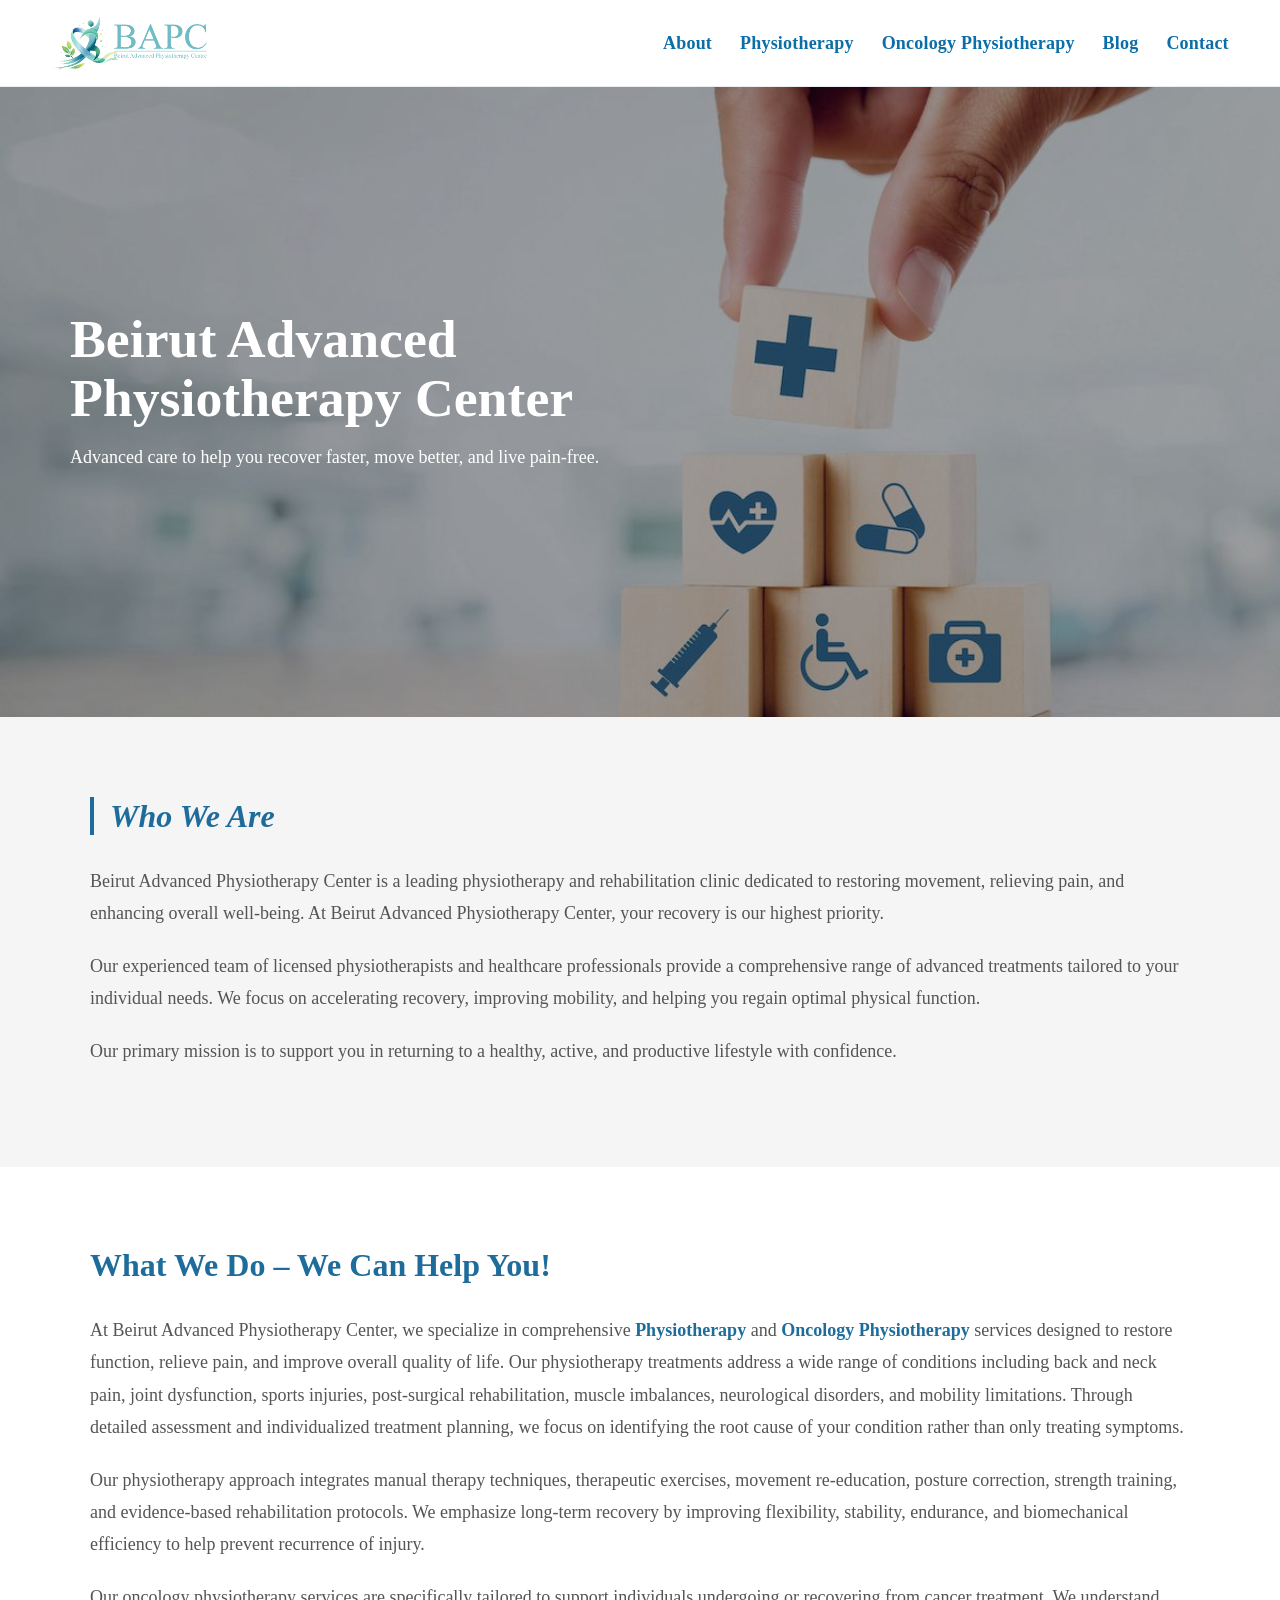
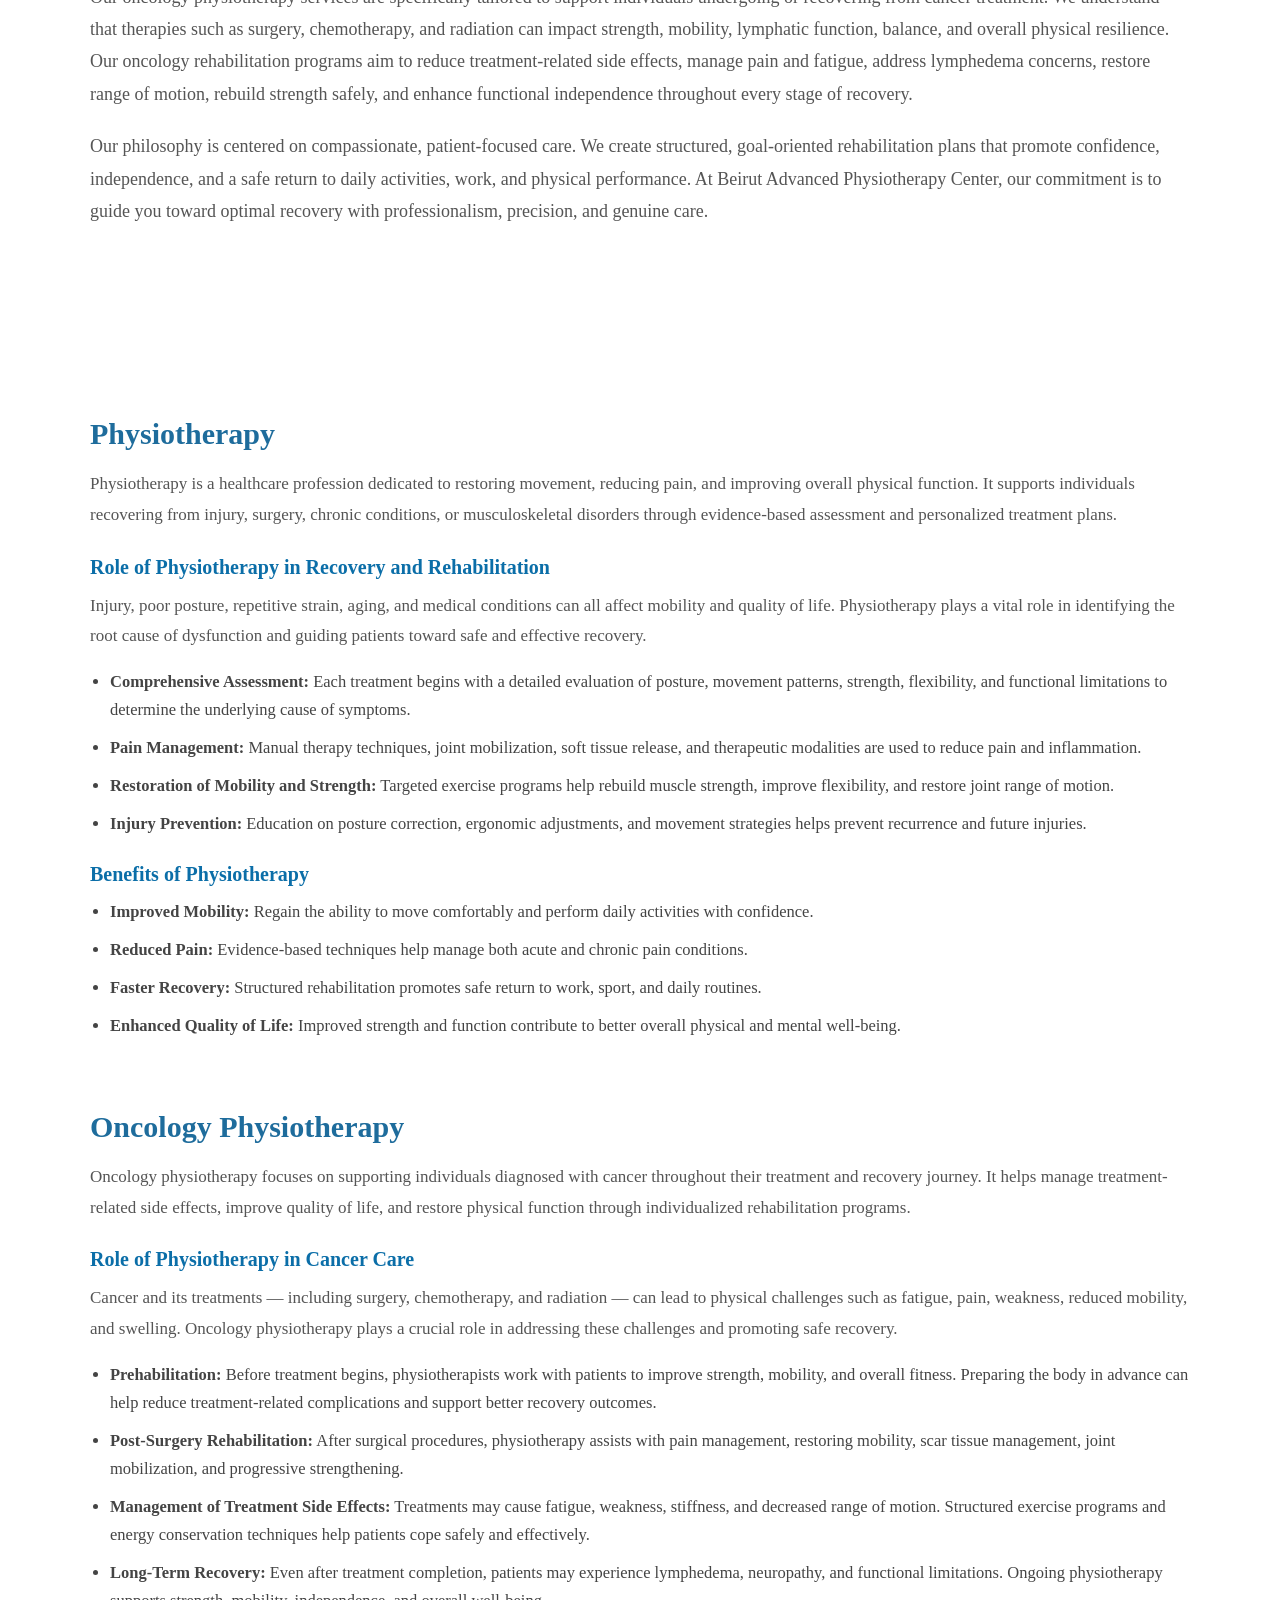
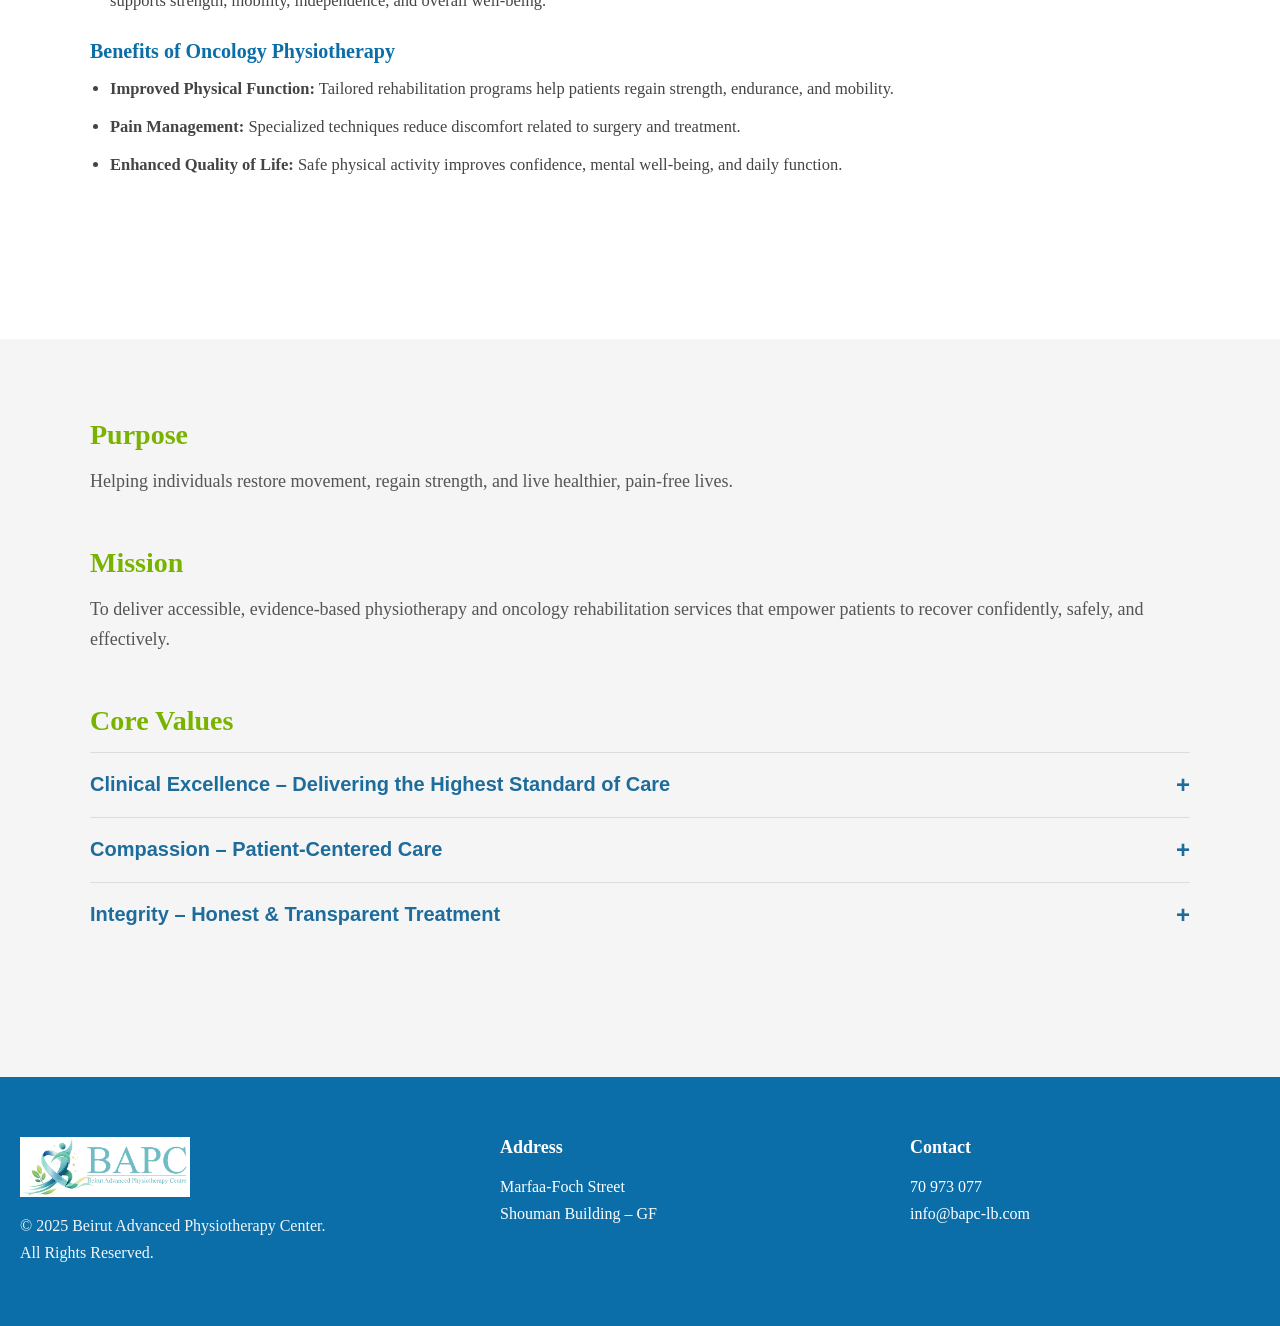
<file: index.html>
<!doctype html>
<html lang="en">
  <head>
    <meta charset="UTF-8" />
    <meta name="viewport" content="width=device-width, initial-scale=1.0" />
    <title>Beirut Advanced Physiotherapy Center</title>

    <!-- Main CSS -->
    <link rel="stylesheet" href="assets/css/style.css" />

    <!-- Favicon -->
    <link rel="icon" type="image/jpeg" href="assets/img/logo.jpeg" />
  </head>

  <body>
    <!-- ===== HEADER ===== -->
    <header class="site-header">
      <div class="header-inner">
        <!-- Logo -->
        <a class="brand" href="index.html" aria-label="Home">
          <img
            src="assets/img/logo.jpeg"
            alt="Beirut Advanced Physiotherapy Center"
          />
        </a>

        <!-- Hamburger (mobile) -->
        <button
          id="hamburger"
          class="hamburger"
          type="button"
          aria-label="Open menu"
          aria-controls="mobile-menu"
          aria-expanded="false"
        >
          <span></span>
          <span></span>
          <span></span>
        </button>

        <!-- Desktop Nav -->
        <nav class="main-nav" aria-label="Main Navigation">
          <ul class="nav-list">
            <li><a href="#about">About</a></li>
            <li><a href="physiotherapy.html">Physiotherapy</a></li>
            <li><a href="oncology.html">Oncology Physiotherapy</a></li>
            <li><a href="blog.html">Blog</a></li>
            <li><a href="contact.html">Contact</a></li>
          </ul>
        </nav>
      </div>

      <!-- Mobile Menu Panel -->
      <div id="mobile-menu" class="mobile-menu" hidden>
        <nav class="mobile-nav" aria-label="Mobile Navigation">
          <a href="index.html#about" class="m-link">About</a>
          <a href="physiotherapy.html" class="m-link">Physiotherapy</a>
          <a href="oncology.html" class="m-link">Oncology Physiotherapy</a>
          <a href="blog.html" class="m-link">Blog</a>
          <a href="contact.html" class="m-link">Contact</a>
        </nav>
      </div>
    </header>

    <!-- ===== HERO (STATIC) ===== -->
    <section class="hero" id="home">
      <img
        class="hero-img"
        src="assets/img/hero-img.jpeg"
        alt="Beirut Advanced Physiotherapy Center"
      />

      <div class="hero-overlay"></div>

      <div class="hero-content">
        <h1>Beirut Advanced Physiotherapy Center</h1>
        <p>
          Advanced care to help you recover faster, move better, and live
          pain-free.
        </p>
      </div>
    </section>

    <!-- ===== WHO WE ARE ===== -->
    <section class="about-section" id="about">
      <div class="about-container">
        <div class="about-heading">
          <span class="about-line"></span>
          <h2>Who We Are</h2>
        </div>

        <div class="about-text">
          <p>
            Beirut Advanced Physiotherapy Center is a leading physiotherapy and
            rehabilitation clinic dedicated to restoring movement, relieving
            pain, and enhancing overall well-being. At Beirut Advanced
            Physiotherapy Center, your recovery is our highest priority.
          </p>

          <p>
            Our experienced team of licensed physiotherapists and healthcare
            professionals provide a comprehensive range of advanced treatments
            tailored to your individual needs. We focus on accelerating
            recovery, improving mobility, and helping you regain optimal
            physical function.
          </p>

          <p>
            Our primary mission is to support you in returning to a healthy,
            active, and productive lifestyle with confidence.
          </p>
        </div>
      </div>
    </section>
    <!-- ===== WHAT WE DO ===== -->
    <section class="what-section" id="what-we-do">
      <div class="what-container">
        <h2 class="what-title">What We Do – We Can Help You!</h2>

        <div class="what-text">
          <p>
            At Beirut Advanced Physiotherapy Center, we specialize in
            comprehensive
            <a href="#physiotherapy">Physiotherapy</a> and
            <a href="#oncology">Oncology Physiotherapy</a> services designed to
            restore function, relieve pain, and improve overall quality of life.
            Our physiotherapy treatments address a wide range of conditions
            including back and neck pain, joint dysfunction, sports injuries,
            post-surgical rehabilitation, muscle imbalances, neurological
            disorders, and mobility limitations. Through detailed assessment and
            individualized treatment planning, we focus on identifying the root
            cause of your condition rather than only treating symptoms.
          </p>

          <p>
            Our physiotherapy approach integrates manual therapy techniques,
            therapeutic exercises, movement re-education, posture correction,
            strength training, and evidence-based rehabilitation protocols. We
            emphasize long-term recovery by improving flexibility, stability,
            endurance, and biomechanical efficiency to help prevent recurrence
            of injury.
          </p>

          <p>
            Our oncology physiotherapy services are specifically tailored to
            support individuals undergoing or recovering from cancer treatment.
            We understand that therapies such as surgery, chemotherapy, and
            radiation can impact strength, mobility, lymphatic function,
            balance, and overall physical resilience. Our oncology
            rehabilitation programs aim to reduce treatment-related side
            effects, manage pain and fatigue, address lymphedema concerns,
            restore range of motion, rebuild strength safely, and enhance
            functional independence throughout every stage of recovery.
          </p>

          <p>
            Our philosophy is centered on compassionate, patient-focused care.
            We create structured, goal-oriented rehabilitation plans that
            promote confidence, independence, and a safe return to daily
            activities, work, and physical performance. At Beirut Advanced
            Physiotherapy Center, our commitment is to guide you toward optimal
            recovery with professionalism, precision, and genuine care.
          </p>
        </div>
      </div>
    </section>

    <!-- ===== SERVICES OVERVIEW ===== -->
    <section class="services-overview">
      <div class="services-container">
        <!-- Physiotherapy -->
       <!-- Physiotherapy -->
<div class="service-block">
  <h2>Physiotherapy</h2>

  <p>
    Physiotherapy is a healthcare profession dedicated to restoring movement,
    reducing pain, and improving overall physical function. It supports individuals
    recovering from injury, surgery, chronic conditions, or musculoskeletal
    disorders through evidence-based assessment and personalized treatment plans.
  </p>

  <h3>Role of Physiotherapy in Recovery and Rehabilitation</h3>

  <p>
    Injury, poor posture, repetitive strain, aging, and medical conditions can
    all affect mobility and quality of life. Physiotherapy plays a vital role in
    identifying the root cause of dysfunction and guiding patients toward safe
    and effective recovery.
  </p>

  <ul>
    <li>
      <strong>Comprehensive Assessment:</strong> Each treatment begins with a
      detailed evaluation of posture, movement patterns, strength, flexibility,
      and functional limitations to determine the underlying cause of symptoms.
    </li>

    <li>
      <strong>Pain Management:</strong> Manual therapy techniques, joint
      mobilization, soft tissue release, and therapeutic modalities are used
      to reduce pain and inflammation.
    </li>

    <li>
      <strong>Restoration of Mobility and Strength:</strong> Targeted exercise
      programs help rebuild muscle strength, improve flexibility, and restore
      joint range of motion.
    </li>

    <li>
      <strong>Injury Prevention:</strong> Education on posture correction,
      ergonomic adjustments, and movement strategies helps prevent recurrence
      and future injuries.
    </li>
  </ul>

  <h3>Benefits of Physiotherapy</h3>

  <ul>
    <li>
      <strong>Improved Mobility:</strong> Regain the ability to move comfortably
      and perform daily activities with confidence.
    </li>

    <li>
      <strong>Reduced Pain:</strong> Evidence-based techniques help manage both
      acute and chronic pain conditions.
    </li>

    <li>
      <strong>Faster Recovery:</strong> Structured rehabilitation promotes
      safe return to work, sport, and daily routines.
    </li>

    <li>
      <strong>Enhanced Quality of Life:</strong> Improved strength and function
      contribute to better overall physical and mental well-being.
    </li>
  </ul>
</div>

        <!-- Oncology Physiotherapy -->
<div class="service-block">
  <h2>Oncology Physiotherapy</h2>

  <p>
    Oncology physiotherapy focuses on supporting individuals diagnosed with
    cancer throughout their treatment and recovery journey. It helps manage
    treatment-related side effects, improve quality of life, and restore
    physical function through individualized rehabilitation programs.
  </p>

  <h3>Role of Physiotherapy in Cancer Care</h3>

  <p>
    Cancer and its treatments — including surgery, chemotherapy, and radiation —
    can lead to physical challenges such as fatigue, pain, weakness, reduced
    mobility, and swelling. Oncology physiotherapy plays a crucial role in
    addressing these challenges and promoting safe recovery.
  </p>

  <ul>
    <li>
      <strong>Prehabilitation:</strong> Before treatment begins, physiotherapists
      work with patients to improve strength, mobility, and overall fitness.
      Preparing the body in advance can help reduce treatment-related
      complications and support better recovery outcomes.
    </li>

    <li>
      <strong>Post-Surgery Rehabilitation:</strong> After surgical procedures,
      physiotherapy assists with pain management, restoring mobility, scar tissue
      management, joint mobilization, and progressive strengthening.
    </li>

    <li>
      <strong>Management of Treatment Side Effects:</strong> Treatments may
      cause fatigue, weakness, stiffness, and decreased range of motion.
      Structured exercise programs and energy conservation techniques help
      patients cope safely and effectively.
    </li>

    <li>
      <strong>Long-Term Recovery:</strong> Even after treatment completion,
      patients may experience lymphedema, neuropathy, and functional limitations.
      Ongoing physiotherapy supports strength, mobility, independence, and
      overall well-being.
    </li>
  </ul>

  <h3>Benefits of Oncology Physiotherapy</h3>

  <ul>
    <li>
      <strong>Improved Physical Function:</strong> Tailored rehabilitation programs
      help patients regain strength, endurance, and mobility.
    </li>

    <li>
      <strong>Pain Management:</strong> Specialized techniques reduce discomfort
      related to surgery and treatment.
    </li>

    <li>
      <strong>Enhanced Quality of Life:</strong> Safe physical activity improves
      confidence, mental well-being, and daily function.
    </li>
  </ul>
</div>
    </section>

    <!-- ===== PURPOSE / MISSION / VALUES ===== -->
    <section class="values-section">
      <div class="values-container">
        <!-- Purpose -->
        <div class="value-block">
          <h3 class="green-title">Purpose</h3>
          <p class="value-text">
            Helping individuals restore movement, regain strength, and live
            healthier, pain-free lives.
          </p>
        </div>

        <!-- Mission -->
        <div class="value-block">
          <h3 class="green-title">Mission</h3>
          <p class="value-text">
            To deliver accessible, evidence-based physiotherapy and oncology
            rehabilitation services that empower patients to recover
            confidently, safely, and effectively.
          </p>
        </div>

        <!-- Core Values -->
        <div class="value-block">
          <h3 class="green-title">Core Values</h3>

          <div class="accordion">
            <div class="accordion-item">
              <button class="accordion-header">
                Clinical Excellence – Delivering the Highest Standard of Care
                <span class="plus">+</span>
              </button>
              <div class="accordion-content">
                <p>
                  We are committed to continuous learning, modern rehabilitation
                  techniques, and delivering measurable results through
                  professional and ethical practice.
                </p>
              </div>
            </div>

            <div class="accordion-item">
              <button class="accordion-header">
                Compassion – Patient-Centered Care
                <span class="plus">+</span>
              </button>
              <div class="accordion-content">
                <p>
                  Every patient is treated with empathy, respect, and
                  individualized attention throughout their recovery journey.
                </p>
              </div>
            </div>

            <div class="accordion-item">
              <button class="accordion-header">
                Integrity – Honest & Transparent Treatment
                <span class="plus">+</span>
              </button>
              <div class="accordion-content">
                <p>
                  We believe in clear communication, realistic goal-setting, and
                  building trust through professional transparency.
                </p>
              </div>
            </div>
          </div>
        </div>
      </div>
    </section>
    <!-- ===== FOOTER ===== -->
    <!-- ===== FOOTER ===== -->
    <footer class="site-footer">
      <div class="footer-container">
        <!-- Left: Logo + Copyright -->
        <div class="footer-col footer-left">
          <img
            src="assets/img/logo.jpeg"
            alt="Beirut Advanced Physiotherapy Center"
            class="footer-logo"
          />
          <p class="footer-copy">
            © 2025 Beirut Advanced Physiotherapy Center. <br />
            All Rights Reserved.
          </p>
        </div>

        <!-- Center: Address -->
        <div class="footer-col footer-center">
          <h4 class="footer-title">Address</h4>
          <p>
            Marfaa-Foch Street <br />
            Shouman Building – GF
          </p>
        </div>

        <!-- Right: Contact -->
        <div class="footer-col footer-right">
          <h4 class="footer-title">Contact</h4>
          <p>
            <a href="tel:+96170973077">70 973 077</a><br />
            <a href="mailto:info@bapc-lb.com">info@bapc-lb.com</a>
          </p>
        </div>
      </div>
    </footer>
    <!-- Main JS -->
    <script src="assets/js/app.js"></script>
  </body>
</html>
</file>
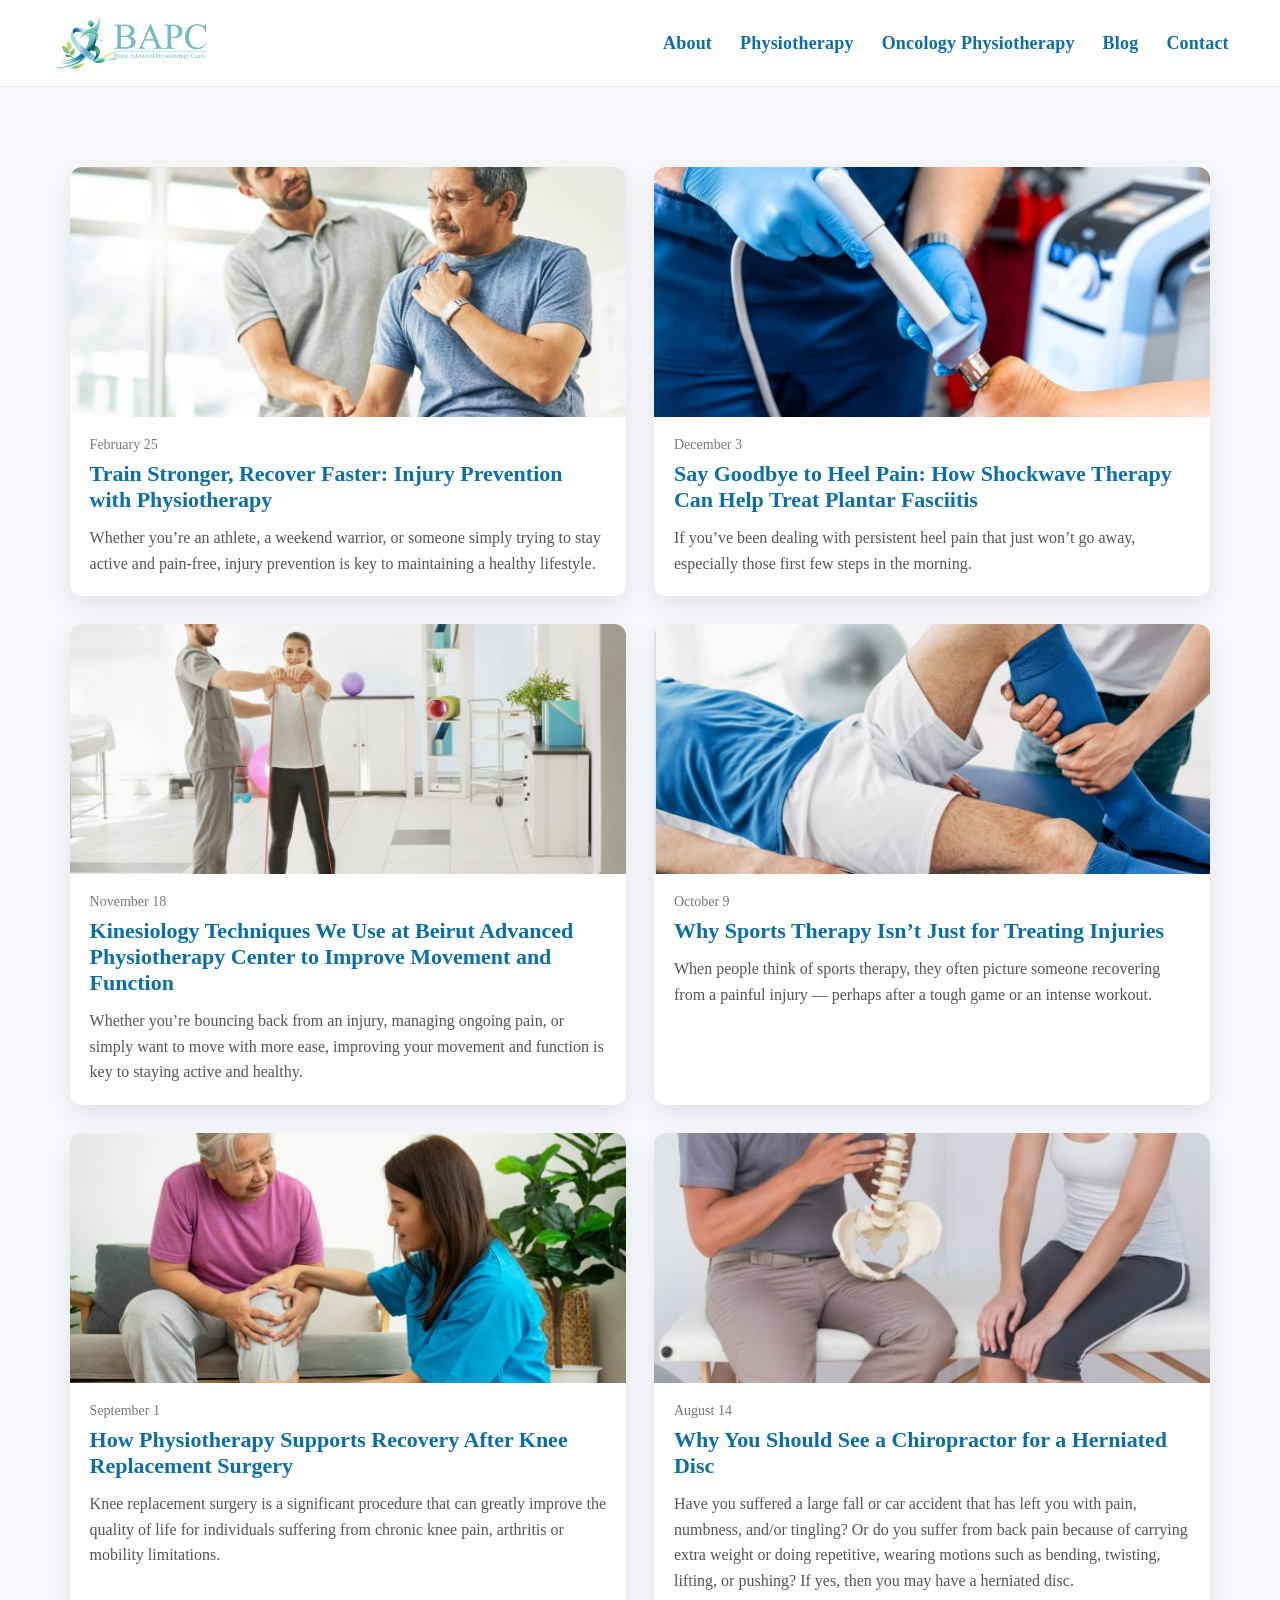
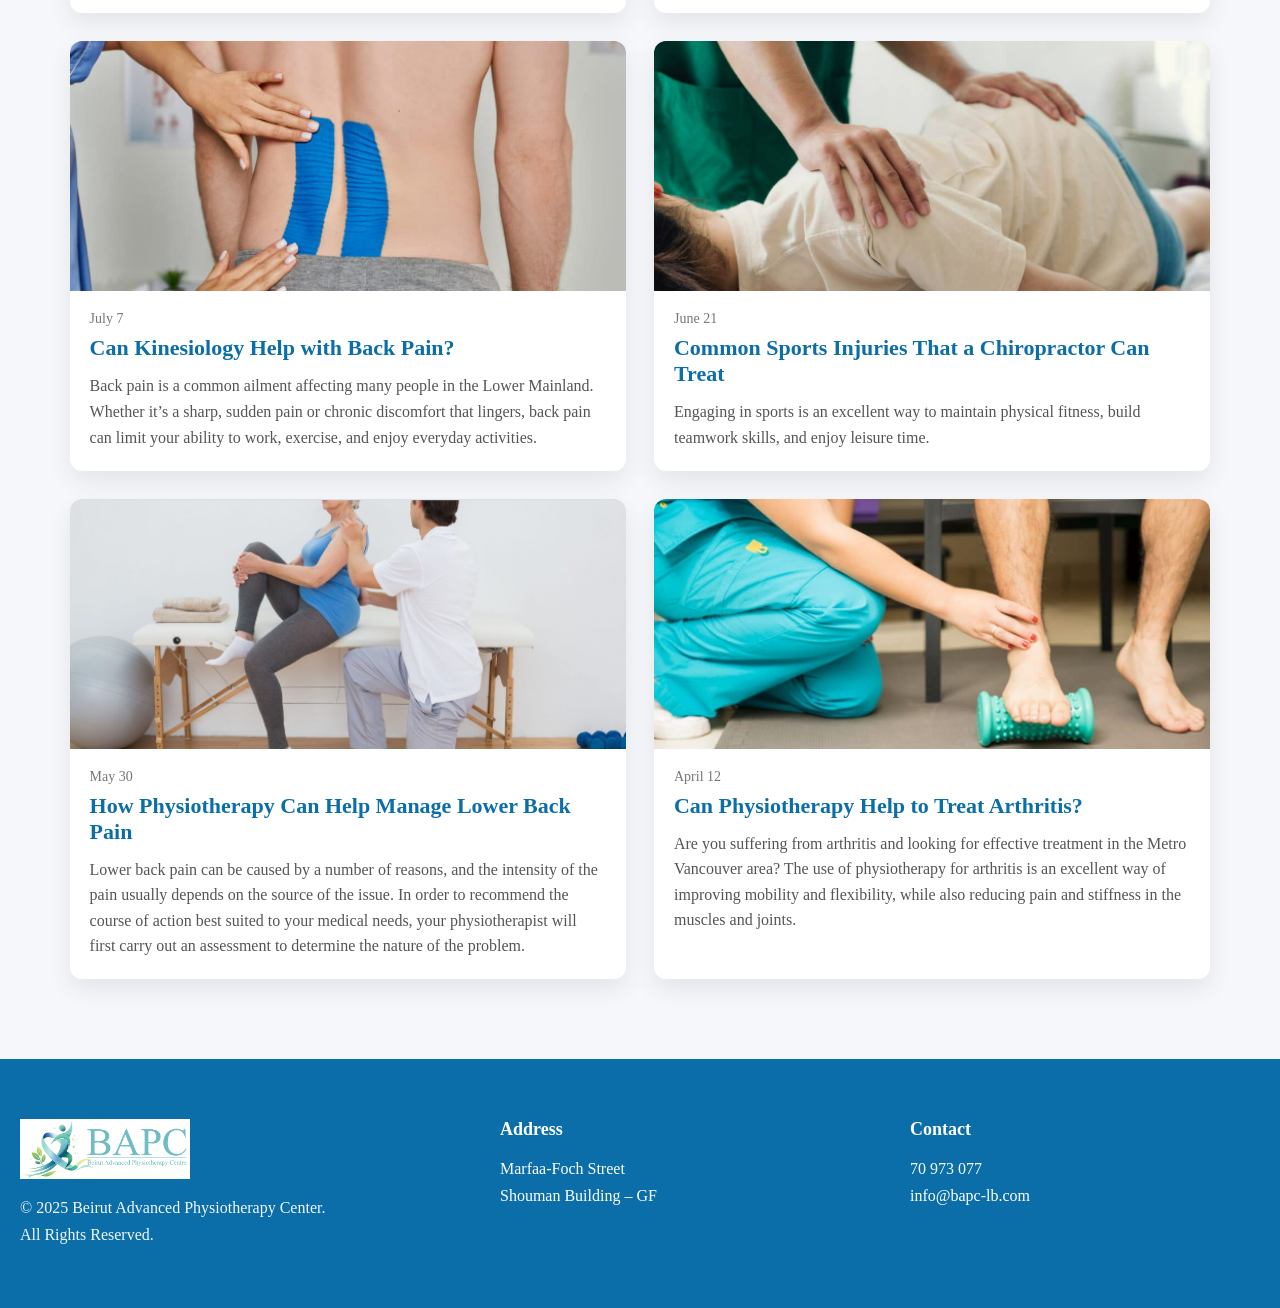
<file: blog.html>
<!doctype html>
<html lang="en">
  <head>
    <meta charset="UTF-8" />
    <meta name="viewport" content="width=device-width, initial-scale=1.0" />
    <title>Blog | Beirut Advanced Physiotherapy Center</title>

    <link rel="stylesheet" href="assets/css/style.css" />
    <link rel="icon" type="image/jpeg" href="assets/img/logo.jpeg" />
  </head>

  <body>
    <!-- ===== HEADER ===== -->
    <header class="site-header">
      <div class="header-inner">
        <a class="brand" href="index.html" aria-label="Home">
          <img
            src="assets/img/logo.jpeg"
            alt="Beirut Advanced Physiotherapy Center"
          />
        </a>

        <button
          id="hamburger"
          class="hamburger"
          type="button"
          aria-label="Open menu"
          aria-controls="mobile-menu"
          aria-expanded="false"
        >
          <span></span><span></span><span></span>
        </button>

        <nav class="main-nav" aria-label="Main Navigation">
          <ul class="nav-list">
            <li><a href="index.html#about">About</a></li>
            <li><a href="physiotherapy.html">Physiotherapy</a></li>
            <li>
              <a href="oncology.html">Oncology Physiotherapy</a>
            </li>
            <li><a href="blog.html" aria-current="page">Blog</a></li>
            <li><a href="contact.html">Contact</a></li>
          </ul>
        </nav>
      </div>

      <div id="mobile-menu" class="mobile-menu" hidden>
        <nav class="mobile-nav" aria-label="Mobile Navigation">
          <a href="index.html#about" class="m-link">About</a>
          <a href="physiotherapy.html" class="m-link">Physiotherapy</a>
          <a href="oncology.html" class="m-link"
            >Oncology Physiotherapy</a
          >
          <a href="blog.html" class="m-link">Blog</a>
          <a href="contact.html" class="m-link">Contact</a>
        </nav>
      </div>
    </header>

    <section class="blog-section">
      <div class="blog-container">
        <div class="blog-grid">
          <!-- 10 CARDS TOTAL -->

          <!-- Card 1 -->
          <article class="blog-card">
            <a href="#" class="blog-card-link">
              <div class="blog-card-img">
                <img src="assets/img/blog-1.png" alt="Blog" />
              </div>
              <div class="blog-card-body">
                <div class="blog-date">February 25</div>
                <h3 class="blog-title">
                  Train Stronger, Recover Faster: Injury Prevention with
                  Physiotherapy
                </h3>
                <p class="blog-excerpt">
                  Whether you’re an athlete, a weekend warrior, or someone
                  simply trying to stay active and pain-free, injury prevention
                  is key to maintaining a healthy lifestyle.
                </p>
              </div>
            </a>
          </article>

          <!-- Card 2 -->
          <article class="blog-card">
            <a href="#" class="blog-card-link">
              <div class="blog-card-img">
                <img src="assets/img/blog-2.png" alt="Blog" />
              </div>
              <div class="blog-card-body">
                <div class="blog-date">December 3</div>
                <h3 class="blog-title">
                  Say Goodbye to Heel Pain: How Shockwave Therapy Can Help Treat
                  Plantar Fasciitis
                </h3>
                <p class="blog-excerpt">
                  If you’ve been dealing with persistent heel pain that just
                  won’t go away, especially those first few steps in the
                  morning.
                </p>
              </div>
            </a>
          </article>

          <!-- Card 3 -->
          <article class="blog-card">
            <a href="#" class="blog-card-link">
              <div class="blog-card-img">
                <img src="assets/img/blog-3.png" alt="Blog" />
              </div>
              <div class="blog-card-body">
                <div class="blog-date">November 18</div>
                <h3 class="blog-title">
                  Kinesiology Techniques We Use at Beirut Advanced Physiotherapy
                  Center to Improve Movement and Function
                </h3>
                <p class="blog-excerpt">
                  Whether you’re bouncing back from an injury, managing ongoing
                  pain, or simply want to move with more ease, improving your
                  movement and function is key to staying active and healthy.
                </p>
              </div>
            </a>
          </article>

          <!-- Card 4 -->
          <article class="blog-card">
            <a href="#" class="blog-card-link">
              <div class="blog-card-img">
                <img src="assets/img/blog-4.png" alt="Blog" />
              </div>
              <div class="blog-card-body">
                <div class="blog-date">October 9</div>
                <h3 class="blog-title">
                  Why Sports Therapy Isn’t Just for Treating Injuries
                </h3>
                <p class="blog-excerpt">
                  When people think of sports therapy, they often picture
                  someone recovering from a painful injury — perhaps after a
                  tough game or an intense workout.
                </p>
              </div>
            </a>
          </article>

          <!-- Card 5 -->
          <article class="blog-card">
            <a href="#" class="blog-card-link">
              <div class="blog-card-img">
                <img src="assets/img/blog-5.png" alt="Blog" />
              </div>
              <div class="blog-card-body">
                <div class="blog-date">September 1</div>
                <h3 class="blog-title">
                  How Physiotherapy Supports Recovery After Knee Replacement
                  Surgery
                </h3>
                <p class="blog-excerpt">
                  Knee replacement surgery is a significant procedure that can
                  greatly improve the quality of life for individuals suffering
                  from chronic knee pain, arthritis or mobility limitations.
                </p>
              </div>
            </a>
          </article>

          <!-- Card 6 -->
          <article class="blog-card">
            <a href="#" class="blog-card-link">
              <div class="blog-card-img">
                <img src="assets/img/blog-6.png" alt="Blog" />
              </div>
              <div class="blog-card-body">
                <div class="blog-date">August 14</div>
                <h3 class="blog-title">
                  Why You Should See a Chiropractor for a Herniated Disc
                </h3>
                <p class="blog-excerpt">
                  Have you suffered a large fall or car accident that has left
                  you with pain, numbness, and/or tingling? Or do you suffer
                  from back pain because of carrying extra weight or doing
                  repetitive, wearing motions such as bending, twisting,
                  lifting, or pushing? If yes, then you may have a herniated
                  disc.
                </p>
              </div>
            </a>
          </article>

          <!-- Card 7 -->
          <article class="blog-card">
            <a href="#" class="blog-card-link">
              <div class="blog-card-img">
                <img src="assets/img/blog-7.png" alt="Blog" />
              </div>
              <div class="blog-card-body">
                <div class="blog-date">July 7</div>
                <h3 class="blog-title">Can Kinesiology Help with Back Pain?</h3>
                <p class="blog-excerpt">
                  Back pain is a common ailment affecting many people in the
                  Lower Mainland. Whether it’s a sharp, sudden pain or chronic
                  discomfort that lingers, back pain can limit your ability to
                  work, exercise, and enjoy everyday activities.
                </p>
              </div>
            </a>
          </article>

          <!-- Card 8 -->
          <article class="blog-card">
            <a href="#" class="blog-card-link">
              <div class="blog-card-img">
                <img src="assets/img/blog-8.png" alt="Blog" />
              </div>
              <div class="blog-card-body">
                <div class="blog-date">June 21</div>
                <h3 class="blog-title">
                  Common Sports Injuries That a Chiropractor Can Treat
                </h3>
                <p class="blog-excerpt">
                  Engaging in sports is an excellent way to maintain physical
                  fitness, build teamwork skills, and enjoy leisure time.
                </p>
              </div>
            </a>
          </article>

          <!-- Card 9 -->
          <article class="blog-card">
            <a href="#" class="blog-card-link">
              <div class="blog-card-img">
                <img src="assets/img/blog-9.png" alt="Blog" />
              </div>
              <div class="blog-card-body">
                <div class="blog-date">May 30</div>
                <h3 class="blog-title">
                  How Physiotherapy Can Help Manage Lower Back Pain
                </h3>
                <p class="blog-excerpt">
                  Lower back pain can be caused by a number of reasons, and the
                  intensity of the pain usually depends on the source of the
                  issue. In order to recommend the course of action best suited
                  to your medical needs, your physiotherapist will first carry
                  out an assessment to determine the nature of the problem.
                </p>
              </div>
            </a>
          </article>

          <!-- Card 10 -->
          <article class="blog-card">
            <a href="#" class="blog-card-link">
              <div class="blog-card-img">
                <img src="assets/img/blog-10.png" alt="Blog" />
              </div>
              <div class="blog-card-body">
                <div class="blog-date">April 12</div>
                <h3 class="blog-title">
                  Can Physiotherapy Help to Treat Arthritis?
                </h3>
                <p class="blog-excerpt">
                  Are you suffering from arthritis and looking for effective
                  treatment in the Metro Vancouver area? The use of
                  physiotherapy for arthritis is an excellent way of improving
                  mobility and flexibility, while also reducing pain and
                  stiffness in the muscles and joints.
                </p>
              </div>
            </a>
          </article>
        </div>
      </div>
    </section>

    <!-- ===== FOOTER ===== -->
    <footer class="site-footer">
      <div class="footer-container">
        <div class="footer-col footer-left">
          <img
            src="assets/img/logo.jpeg"
            alt="Beirut Advanced Physiotherapy Center"
            class="footer-logo"
          />
          <p class="footer-copy">
            © 2025 Beirut Advanced Physiotherapy Center.<br />
            All Rights Reserved.
          </p>
        </div>

        <div class="footer-col footer-center">
          <h4 class="footer-title">Address</h4>
          <p>Marfaa-Foch Street<br />Shouman Building – GF</p>
        </div>

        <div class="footer-col footer-right">
          <h4 class="footer-title">Contact</h4>
          <p>
            <a href="tel:+96170973077">70 973 077</a><br />
            <a href="mailto:info@bapc-lb.com">info@bapc-lb.com</a>
          </p>
        </div>
      </div>
    </footer>

    <script src="assets/js/app.js"></script>
  </body>
</html>
</file>
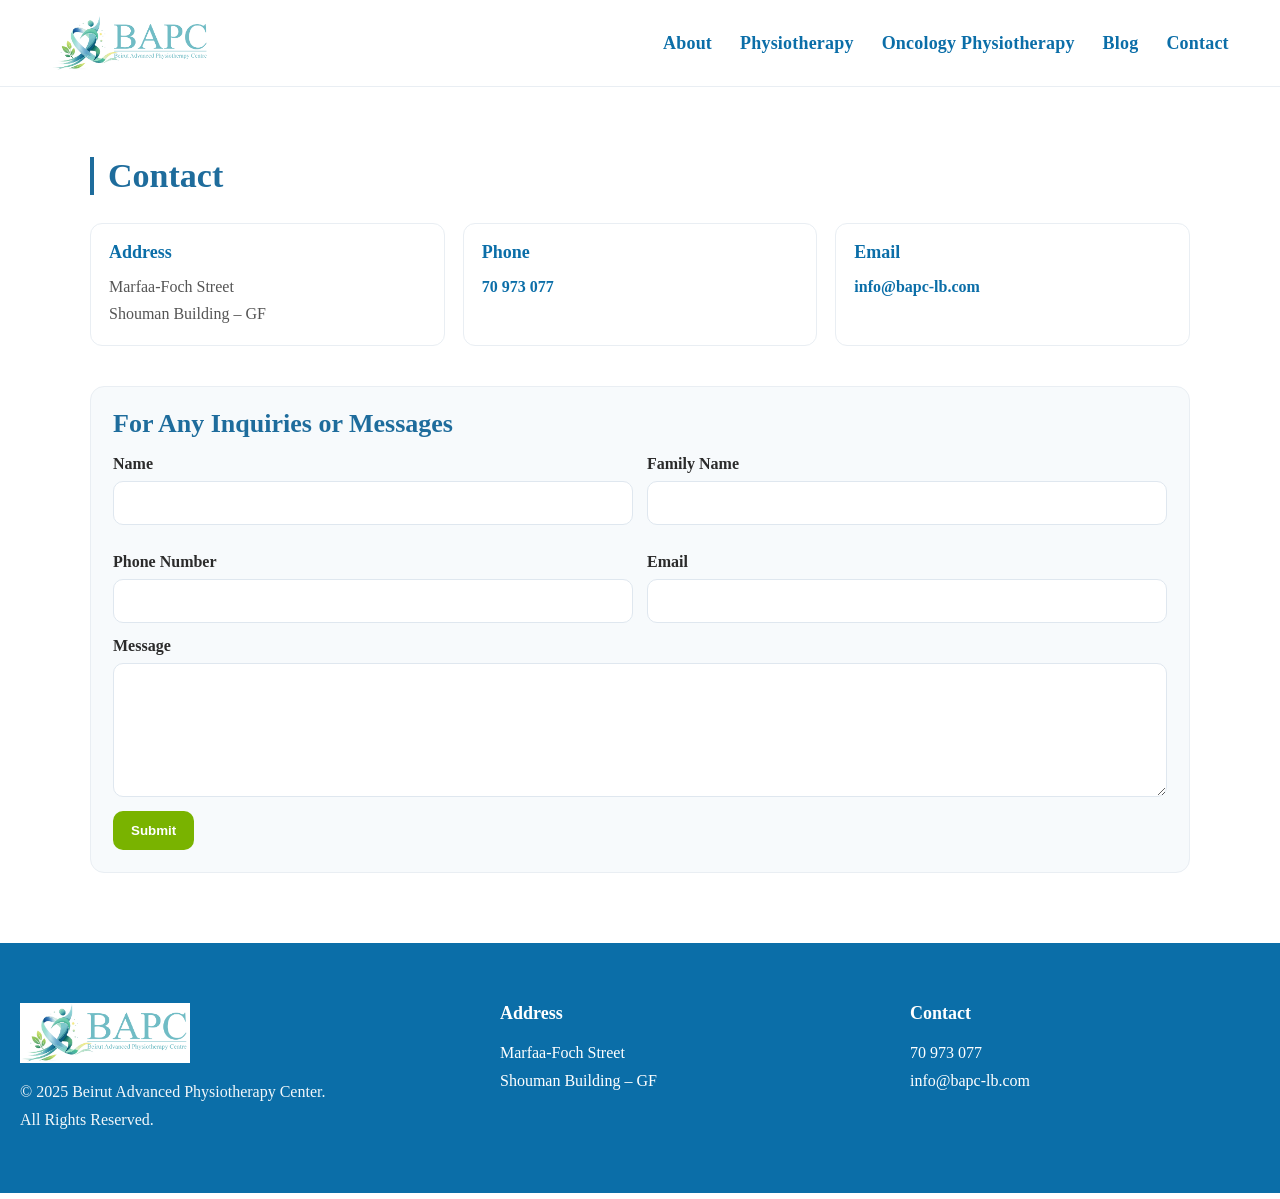
<file: contact.html>
<!doctype html>
<html lang="en">
  <head>
    <meta charset="UTF-8" />
    <meta name="viewport" content="width=device-width, initial-scale=1.0" />
    <title>Contact | Beirut Advanced Physiotherapy Center</title>

    <link rel="stylesheet" href="assets/css/style.css" />
    <link rel="icon" type="image/jpeg" href="assets/img/logo.jpeg" />
  </head>

  <body>
    <!-- ===== HEADER ===== -->
    <header class="site-header">
      <div class="header-inner">
        <a class="brand" href="index.html" aria-label="Home">
          <img
            src="assets/img/logo.jpeg"
            alt="Beirut Advanced Physiotherapy Center"
          />
        </a>

        <button
          id="hamburger"
          class="hamburger"
          type="button"
          aria-label="Open menu"
          aria-controls="mobile-menu"
          aria-expanded="false"
        >
          <span></span><span></span><span></span>
        </button>

        <nav class="main-nav" aria-label="Main Navigation">
          <ul class="nav-list">
            <li><a href="index.html#about">About</a></li>
            <li><a href="physiotherapy.html">Physiotherapy</a></li>
            <li><a href="oncology.html">Oncology Physiotherapy</a></li>
            <li><a href="blog.html">Blog</a></li>
            <li><a href="contact.html">Contact</a></li>
          </ul>
        </nav>
      </div>

      <div id="mobile-menu" class="mobile-menu" hidden>
        <nav class="mobile-nav" aria-label="Mobile Navigation">
          <a href="index.html#about" class="m-link">About</a>
          <a href="physiotherapy.html" class="m-link">Physiotherapy</a>
          <a href="oncology.html" class="m-link"
            >Oncology Physiotherapy</a
          >
          <a href="index.html#blog" class="m-link">Blog</a>
          <a href="contact.html" class="m-link">Contact</a>
        </nav>
      </div>
    </header>

    <!-- ===== CONTACT INFO ===== -->
    <section class="contact-page">
      <div class="contact-container">
        <div class="contact-heading">
          <span class="contact-line"></span>
          <h1>Contact</h1>
        </div>

        <div class="contact-cards">
          <div class="contact-card">
            <h3>Address</h3>
            <p>Marfaa-Foch Street<br />Shouman Building – GF</p>
          </div>

          <div class="contact-card">
            <h3>Phone</h3>
            <p><a href="tel:+96170973077">70 973 077</a></p>
          </div>

          <div class="contact-card">
            <h3>Email</h3>
            <p>
              <a href="mailto:info@bapc-lb.com">info@bapc-lb.com</a><br />
            </p>
          </div>
        </div>

        <!-- ===== INQUIRY FORM ===== -->
        <div class="inquiry-wrap">
          <h2 class="inquiry-title">For Any Inquiries or Messages</h2>

          <form id="inquiryForm" class="inquiry-form" novalidate>
            <div class="form-grid">
              <div class="field">
                <label for="firstName">Name</label>
                <input id="firstName" name="firstName" type="text" required />
              </div>

              <div class="field">
                <label for="familyName">Family Name</label>
                <input id="familyName" name="familyName" type="text" required />
              </div>

              <div class="field">
                <label for="phone">Phone Number</label>
                <input id="phone" name="phone" type="tel" required />
              </div>

              <div class="field">
                <label for="email">Email</label>
                <input id="email" name="email" type="email" required />
              </div>
            </div>

            <div class="field">
              <label for="message">Message</label>
              <textarea
                id="message"
                name="message"
                rows="6"
                required
              ></textarea>
            </div>

            <div class="form-actions">
              <button type="submit" class="submit-btn">Submit</button>

              <!-- success popup near button -->
              <span
                id="formSuccess"
                class="form-success"
                role="status"
                aria-live="polite"
                hidden
              >
                <span class="check">✓</span> Message has been sent
              </span>
            </div>
          </form>
        </div>
      </div>
    </section>

    <!-- ===== FOOTER ===== -->
    <footer class="site-footer">
      <div class="footer-container">
        <div class="footer-col footer-left">
          <img
            src="assets/img/logo.jpeg"
            alt="Beirut Advanced Physiotherapy Center"
            class="footer-logo"
          />
          <p class="footer-copy">
            © 2025 Beirut Advanced Physiotherapy Center.<br />
            All Rights Reserved.
          </p>
        </div>

        <div class="footer-col footer-center">
          <h4 class="footer-title">Address</h4>
          <p>Marfaa-Foch Street<br />Shouman Building – GF</p>
        </div>

        <div class="footer-col footer-right">
          <h4 class="footer-title">Contact</h4>
          <p>
            <a href="tel:+96170973077">70 973 077</a><br />
            <a href="mailto:info@bapc-lb.com">info@bapc-lb.com</a>
          </p>
        </div>
      </div>
    </footer>

    <script src="assets/js/app.js"></script>
  </body>
</html>
</file>
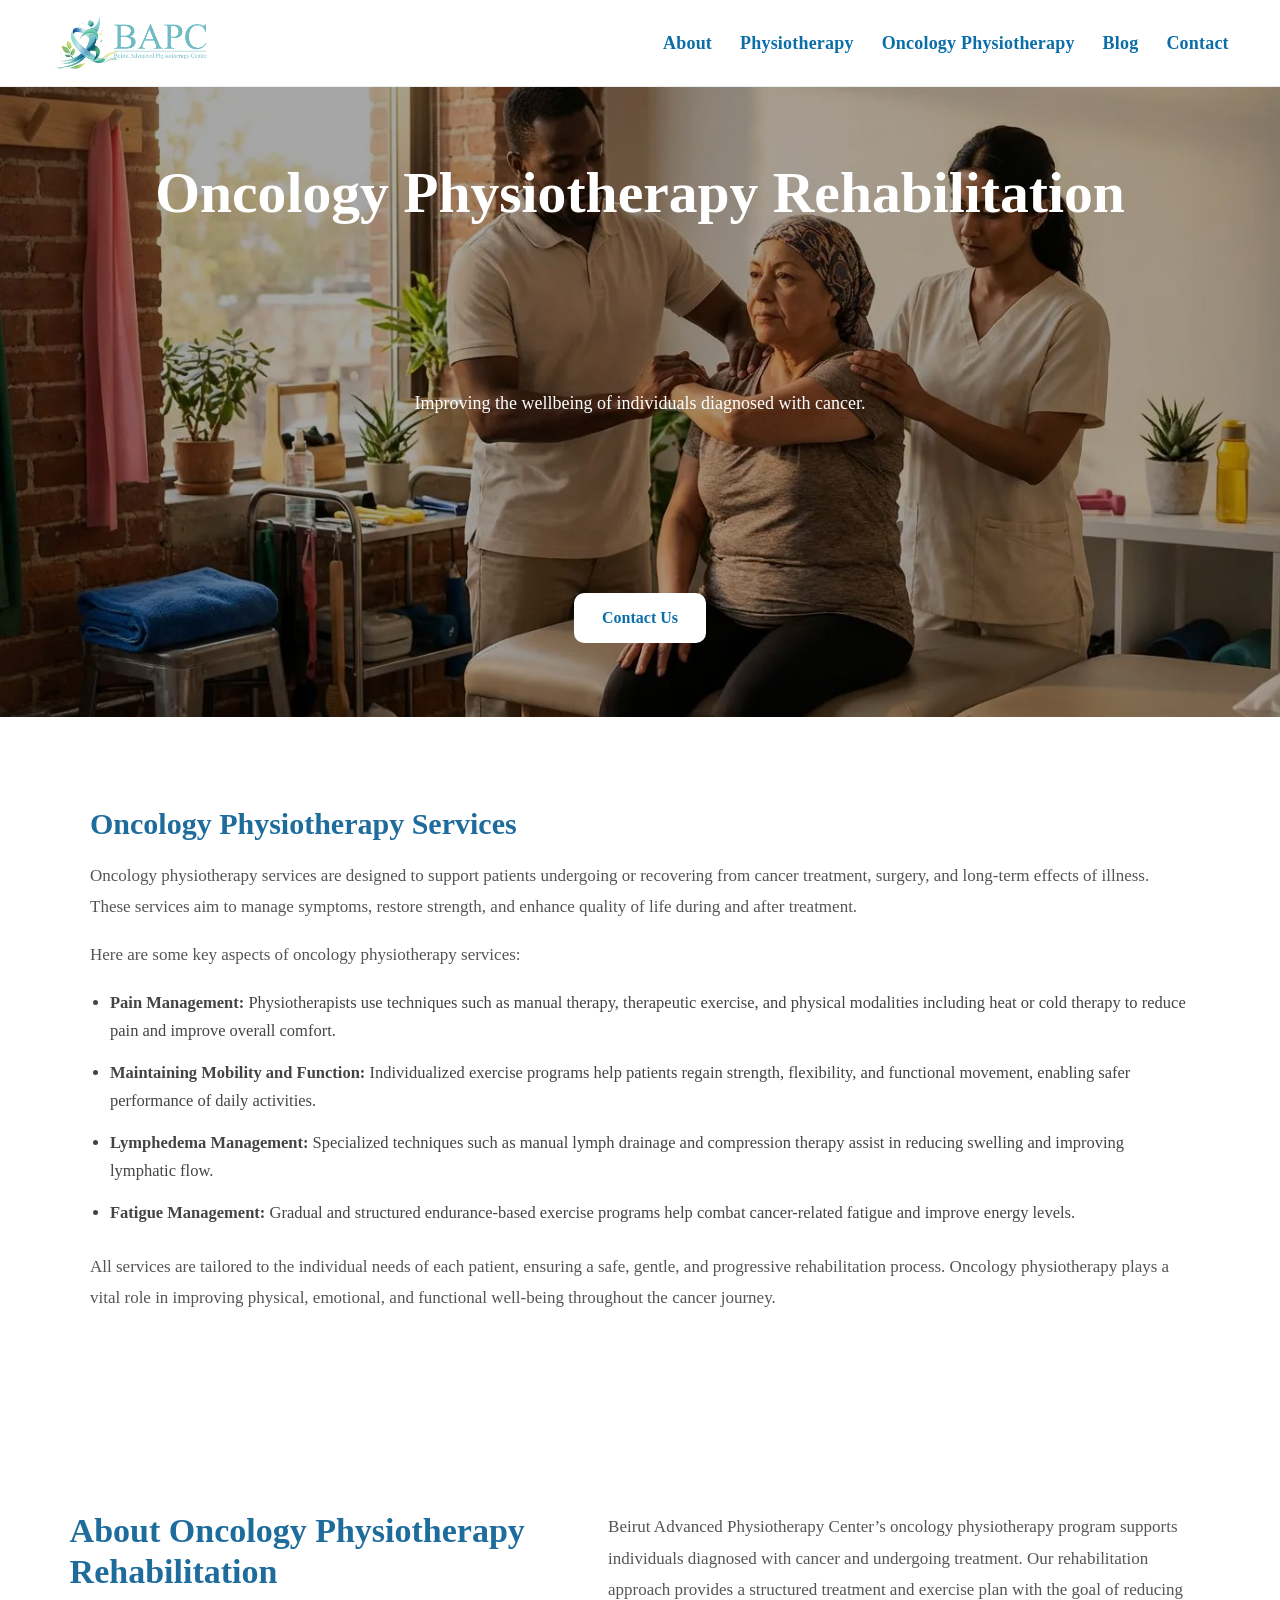
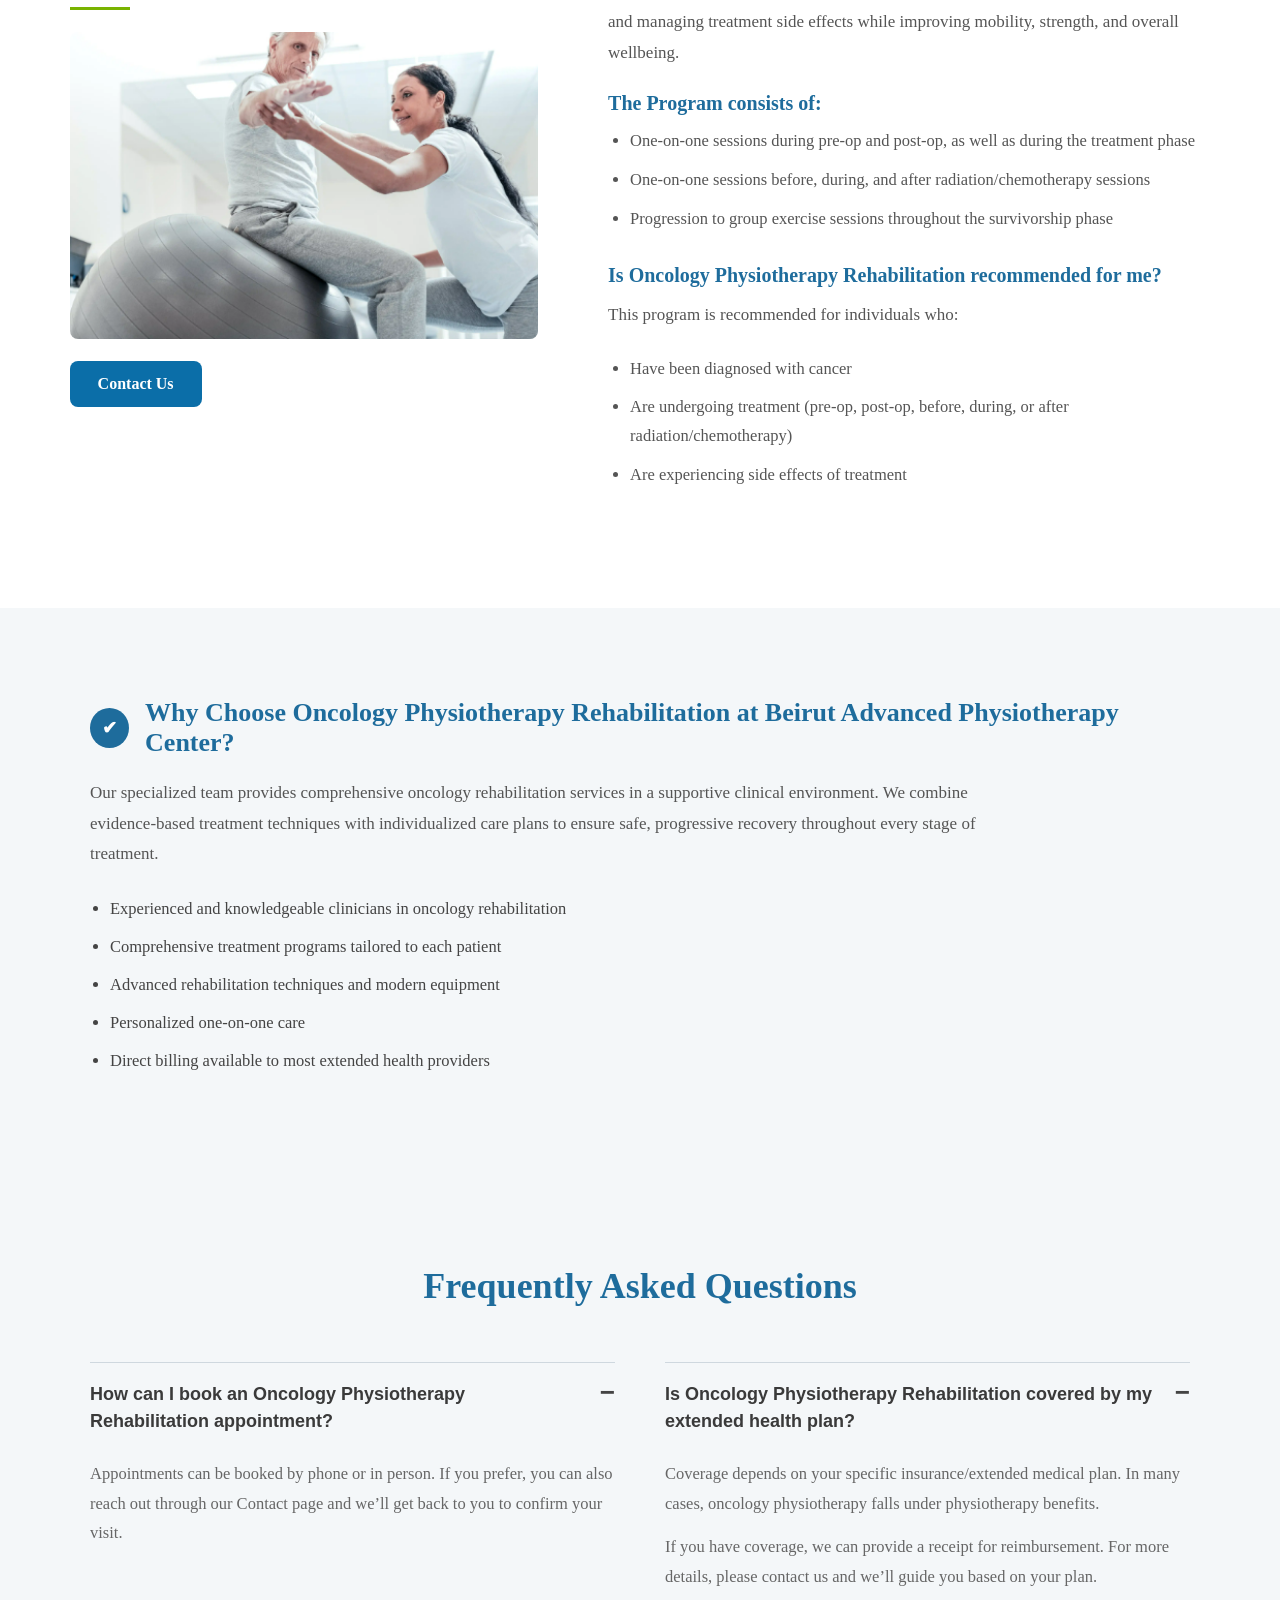
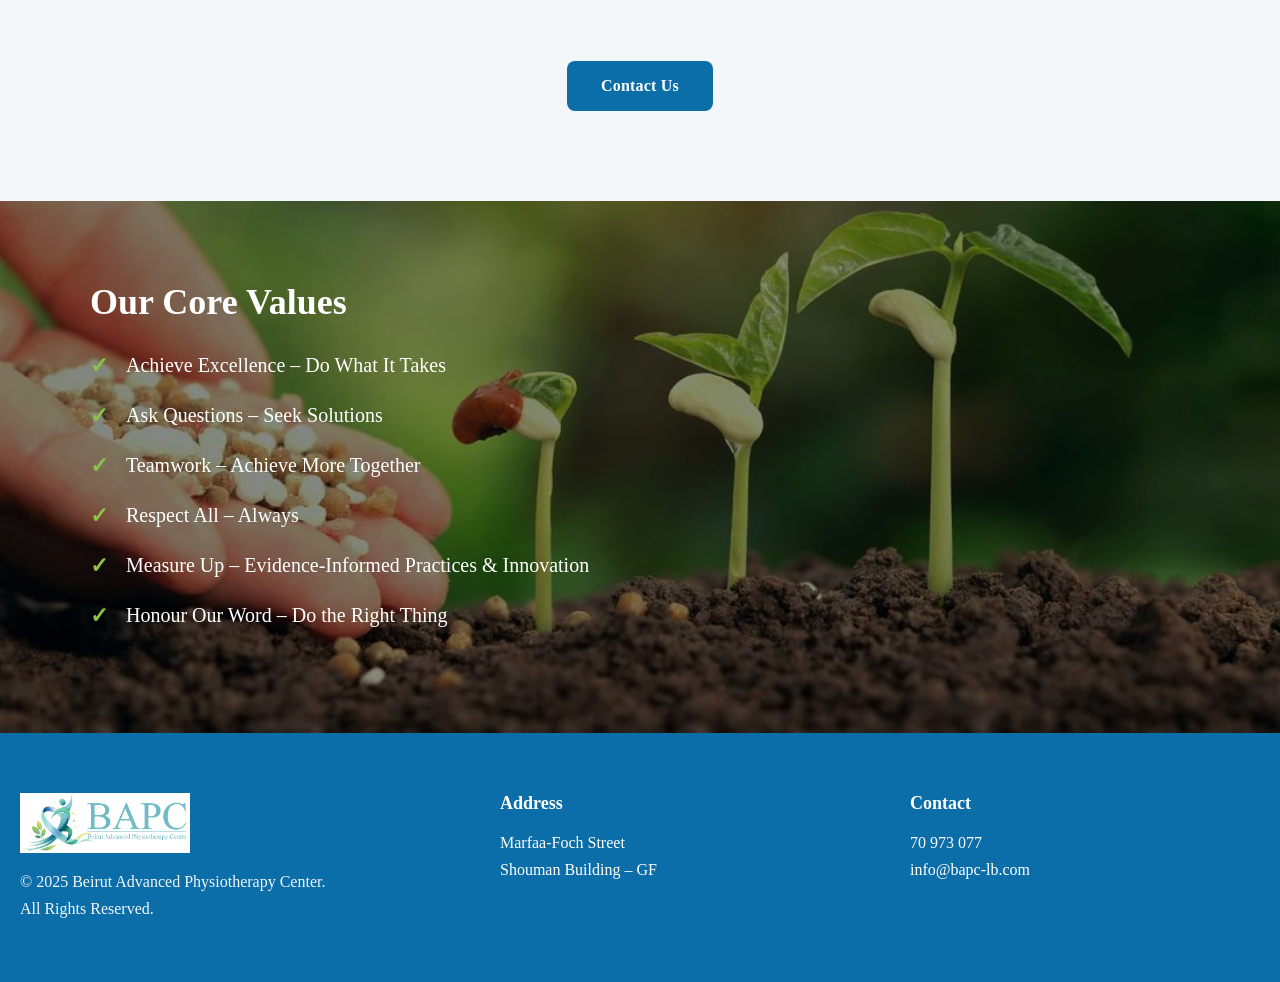
<file: oncology.html>
<!doctype html>
<html lang="en">
  <head>
    <meta charset="UTF-8" />
    <meta name="viewport" content="width=device-width, initial-scale=1.0" />
    <title>Oncology Physiotherapy | Beirut Advanced Physiotherapy Center</title>

    <link rel="stylesheet" href="assets/css/style.css" />
    <link rel="icon" type="image/jpeg" href="assets/img/logo.jpeg" />
  </head>

  <body>
    <!-- ===== HEADER (same as others) ===== -->
    <header class="site-header">
      <div class="header-inner">
        <a class="brand" href="index.html" aria-label="Home">
          <img
            src="assets/img/logo.jpeg"
            alt="Beirut Advanced Physiotherapy Center"
          />
        </a>

        <button
          id="hamburger"
          class="hamburger"
          type="button"
          aria-label="Open menu"
          aria-controls="mobile-menu"
          aria-expanded="false"
        >
          <span></span><span></span><span></span>
        </button>

        <nav class="main-nav" aria-label="Main Navigation">
          <ul class="nav-list">
            <li><a href="index.html#about">About</a></li>
            <li><a href="physiotherapy.html">Physiotherapy</a></li>
            <li>
              <a href="oncology-physiotherapy.html">Oncology Physiotherapy</a>
            </li>
            <li><a href="index.html#blog">Blog</a></li>
            <li><a href="contact.html">Contact</a></li>
          </ul>
        </nav>
      </div>

      <div id="mobile-menu" class="mobile-menu" hidden>
        <nav class="mobile-nav" aria-label="Mobile Navigation">
          <a href="index.html#about" class="m-link">About</a>
          <a href="physiotherapy.html" class="m-link">Physiotherapy</a>
          <a href="oncology-physiotherapy.html" class="m-link"
            >Oncology Physiotherapy</a
          >
          <a href="blog.html" class="m-link">Blog</a>
          <a href="contact.html" class="m-link">Contact</a>
        </nav>
      </div>
    </header>

    <!-- ===== ONCOLOGY HERO ===== -->
    <section class="onc-hero">
      <img
        class="onc-hero-img"
        src="assets/img/oncology.jpeg"
        alt="Oncology Physiotherapy"
      />
      <div class="onc-hero-overlay"></div>

      <div class="onc-hero-content">
        <h1>Oncology Physiotherapy Rehabilitation</h1>
        <p>Improving the wellbeing of individuals diagnosed with cancer.</p>

        <a class="onc-hero-btn" href="contact.html">Contact Us</a>
      </div>
    </section>

    <!-- ===== ONCOLOGY SERVICES SECTION ===== -->
    <section class="onc-services-section">
      <div class="onc-services-container">
        <h2>Oncology Physiotherapy Services</h2>

        <p>
          Oncology physiotherapy services are designed to support patients
          undergoing or recovering from cancer treatment, surgery, and long-term
          effects of illness. These services aim to manage symptoms, restore
          strength, and enhance quality of life during and after treatment.
        </p>

        <p>Here are some key aspects of oncology physiotherapy services:</p>

        <ul class="onc-services-list">
          <li>
            <strong>Pain Management:</strong>
            Physiotherapists use techniques such as manual therapy, therapeutic
            exercise, and physical modalities including heat or cold therapy to
            reduce pain and improve overall comfort.
          </li>

          <li>
            <strong>Maintaining Mobility and Function:</strong>
            Individualized exercise programs help patients regain strength,
            flexibility, and functional movement, enabling safer performance of
            daily activities.
          </li>

          <li>
            <strong>Lymphedema Management:</strong>
            Specialized techniques such as manual lymph drainage and compression
            therapy assist in reducing swelling and improving lymphatic flow.
          </li>

          <li>
            <strong>Fatigue Management:</strong>
            Gradual and structured endurance-based exercise programs help combat
            cancer-related fatigue and improve energy levels.
          </li>
        </ul>

        <p>
          All services are tailored to the individual needs of each patient,
          ensuring a safe, gentle, and progressive rehabilitation process.
          Oncology physiotherapy plays a vital role in improving physical,
          emotional, and functional well-being throughout the cancer journey.
        </p>
      </div>
    </section>

    <section class="onc-about" id="oncology">
      <div class="onc-about-container">
        <!-- LEFT -->
        <div class="onc-about-left">
          <h2 class="onc-about-title">
            About Oncology Physiotherapy<br />Rehabilitation
          </h2>
          <div class="onc-green-line"></div>

          <img
            class="onc-about-img"
            src="assets/img/oncology-1.png"
            alt="Oncology Physiotherapy Rehabilitation"
          />

          <a class="onc-cta" href="contact.html">Contact Us</a>
        </div>

        <!-- RIGHT -->
        <div class="onc-about-right">
          <p class="onc-p">
            Beirut Advanced Physiotherapy Center’s oncology physiotherapy
            program supports individuals diagnosed with cancer and undergoing
            treatment. Our rehabilitation approach provides a structured
            treatment and exercise plan with the goal of reducing and managing
            treatment side effects while improving mobility, strength, and
            overall wellbeing.
          </p>

          <h3 class="onc-subtitle">The Program consists of:</h3>
          <ul class="onc-bullets">
            <li>
              One-on-one sessions during pre-op and post-op, as well as during
              the treatment phase
            </li>
            <li>
              One-on-one sessions before, during, and after
              radiation/chemotherapy sessions
            </li>
            <li>
              Progression to group exercise sessions throughout the survivorship
              phase
            </li>
          </ul>

          <h3 class="onc-subtitle big-gap">
            Is Oncology Physiotherapy Rehabilitation recommended for me?
          </h3>
          <p class="onc-p">This program is recommended for individuals who:</p>

          <ul class="onc-bullets">
            <li>Have been diagnosed with cancer</li>
            <li>
              Are undergoing treatment (pre-op, post-op, before, during, or
              after radiation/chemotherapy)
            </li>
            <li>Are experiencing side effects of treatment</li>
          </ul>
        </div>
      </div>
    </section>

    <!-- ===== WHY CHOOSE ONCOLOGY SECTION ===== -->
    <section class="onc-why">
      <div class="onc-why-container">
        <div class="onc-why-head">
          <div class="onc-why-icon">✔</div>
          <h2>
            Why Choose Oncology Physiotherapy Rehabilitation at Beirut Advanced
            Physiotherapy Center?
          </h2>
        </div>

        <p class="onc-why-text">
          Our specialized team provides comprehensive oncology rehabilitation
          services in a supportive clinical environment. We combine
          evidence-based treatment techniques with individualized care plans to
          ensure safe, progressive recovery throughout every stage of treatment.
        </p>

        <ul class="onc-why-list">
          <li>
            Experienced and knowledgeable clinicians in oncology rehabilitation
          </li>
          <li>Comprehensive treatment programs tailored to each patient</li>
          <li>Advanced rehabilitation techniques and modern equipment</li>
          <li>Personalized one-on-one care</li>
          <li>Direct billing available to most extended health providers</li>
        </ul>
      </div>
    </section>

    <section class="onc-faq">
      <div class="onc-faq-container">
        <h2 class="onc-faq-title">Frequently Asked Questions</h2>

        <div class="onc-faq-grid">
          <!-- LEFT -->
          <div class="onc-faq-item">
            <button class="onc-faq-q" type="button" aria-expanded="true">
              <span
                >How can I book an Oncology Physiotherapy Rehabilitation
                appointment?</span
              >
              <span class="onc-faq-icon">−</span>
            </button>

            <div class="onc-faq-a">
              <p>
                Appointments can be booked by phone or in person. If you prefer,
                you can also reach out through our Contact page and we’ll get
                back to you to confirm your visit.
              </p>
            </div>
          </div>

          <!-- RIGHT -->
          <div class="onc-faq-item">
            <button class="onc-faq-q" type="button" aria-expanded="true">
              <span
                >Is Oncology Physiotherapy Rehabilitation covered by my extended
                health plan?</span
              >
              <span class="onc-faq-icon">−</span>
            </button>

            <div class="onc-faq-a">
              <p>
                Coverage depends on your specific insurance/extended medical
                plan. In many cases, oncology physiotherapy falls under
                physiotherapy benefits.
              </p>
              <p>
                If you have coverage, we can provide a receipt for
                reimbursement. For more details, please contact us and we’ll
                guide you based on your plan.
              </p>
            </div>
          </div>
        </div>

        <div class="onc-faq-cta">
          <a class="onc-faq-btn" href="contact.html">Contact Us</a>
          <!-- If you prefer the same text like screenshot, replace with:
           <a class="onc-faq-btn" href="contact.html">Book Appointment Now</a>
      -->
        </div>
      </div>
    </section>

    <section class="core-values-banner">
      <img
        class="core-values-img"
        src="assets/img/oncology-3.jpeg"
        alt="Core Values Background"
      />
      <div class="core-values-overlay"></div>

      <div class="core-values-content">
        <h2>Our Core Values</h2>

        <ul class="core-values-list">
          <li>
            <span class="cv-check">✓</span>
            Achieve Excellence – Do What It Takes
          </li>

          <li>
            <span class="cv-check">✓</span>
            Ask Questions – Seek Solutions
          </li>

          <li>
            <span class="cv-check">✓</span>
            Teamwork – Achieve More Together
          </li>

          <li>
            <span class="cv-check">✓</span>
            Respect All – Always
          </li>

          <li>
            <span class="cv-check">✓</span>
            Measure Up – Evidence-Informed Practices & Innovation
          </li>

          <li>
            <span class="cv-check">✓</span>
            Honour Our Word – Do the Right Thing
          </li>
        </ul>
      </div>
    </section>

    <!-- ===== FOOTER (same as others) ===== -->
    <footer class="site-footer">
      <div class="footer-container">
        <div class="footer-col footer-left">
          <img
            src="assets/img/logo.jpeg"
            alt="Beirut Advanced Physiotherapy Center"
            class="footer-logo"
          />
          <p class="footer-copy">
            © 2025 Beirut Advanced Physiotherapy Center.<br />
            All Rights Reserved.
          </p>
        </div>

        <div class="footer-col footer-center">
          <h4 class="footer-title">Address</h4>
          <p>Marfaa-Foch Street<br />Shouman Building – GF</p>
        </div>

        <div class="footer-col footer-right">
          <h4 class="footer-title">Contact</h4>
          <p>
            <a href="tel:+96170973077">70 973 077</a><br />
            <a href="mailto:info@bapc-lb.com">info@bapc-lb.com</a>
          </p>
        </div>
      </div>
    </footer>

    <script src="assets/js/app.js"></script>
  </body>
</html>
</file>
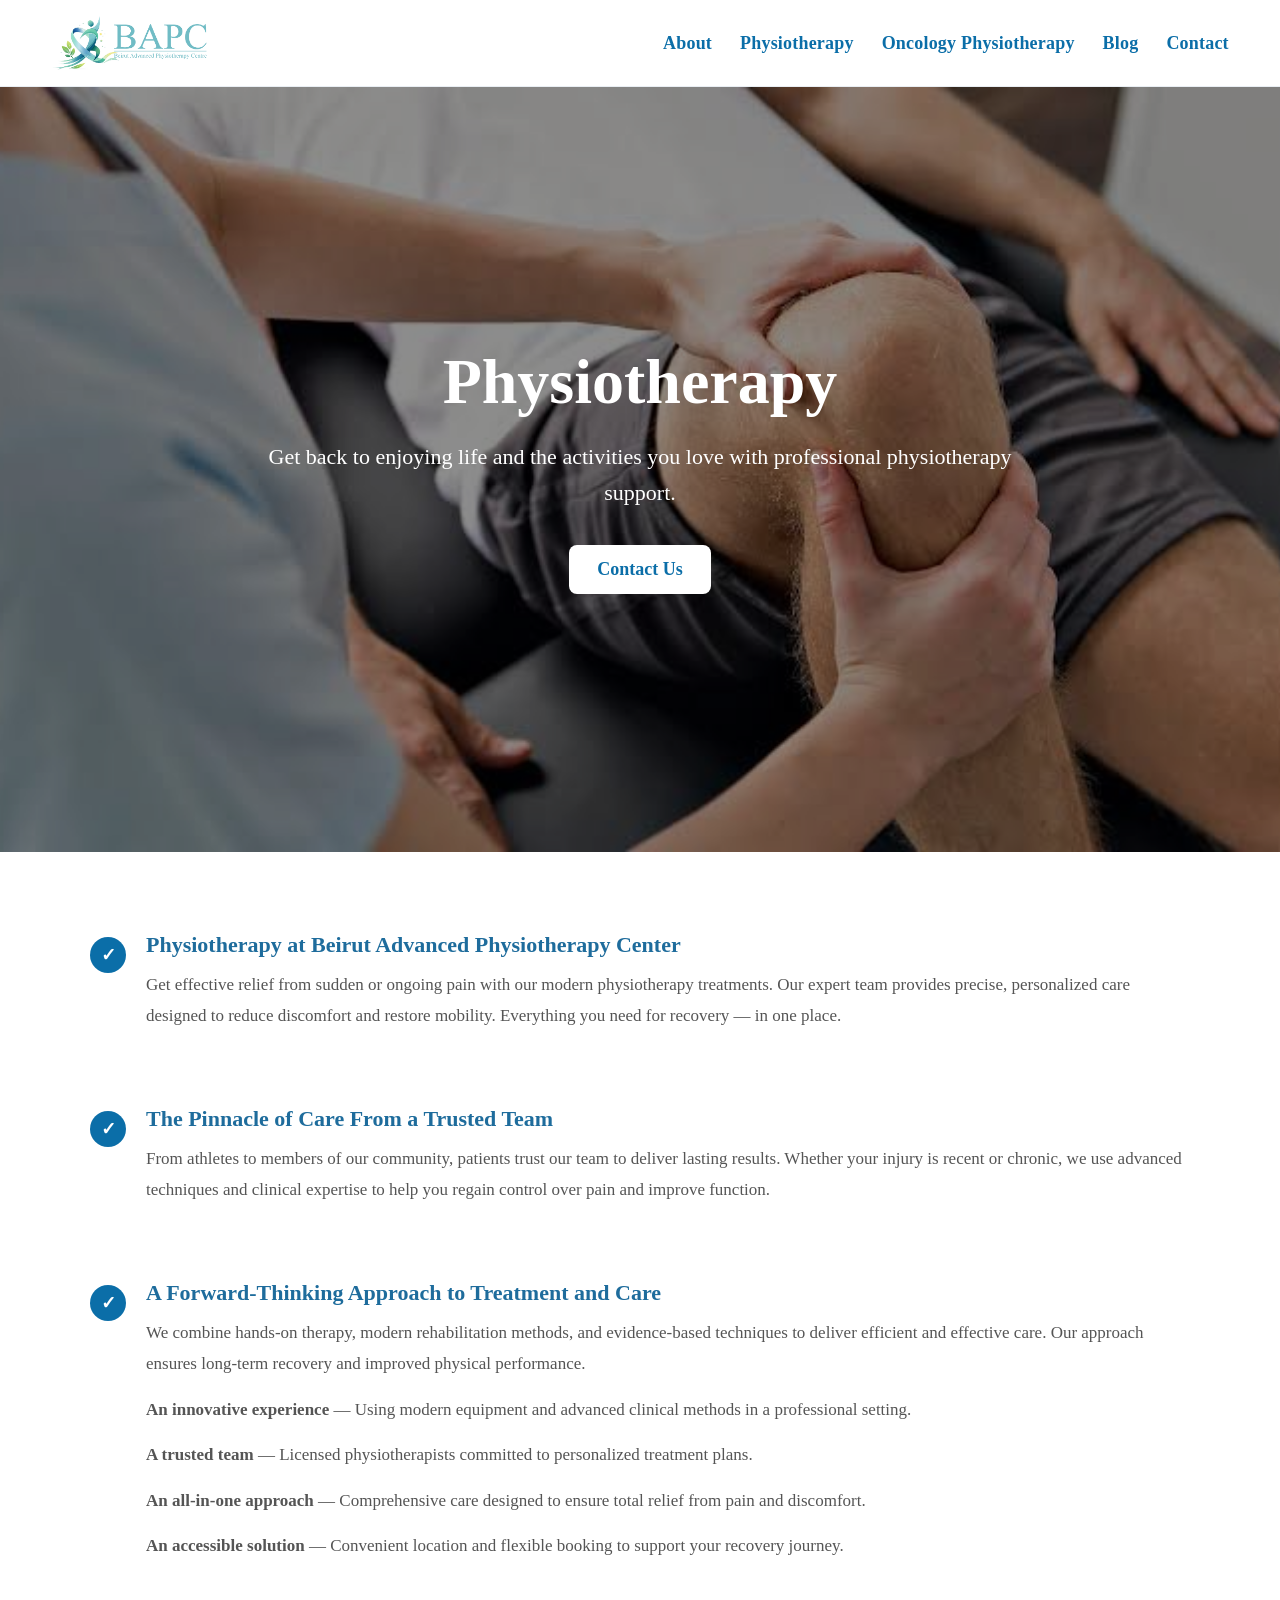
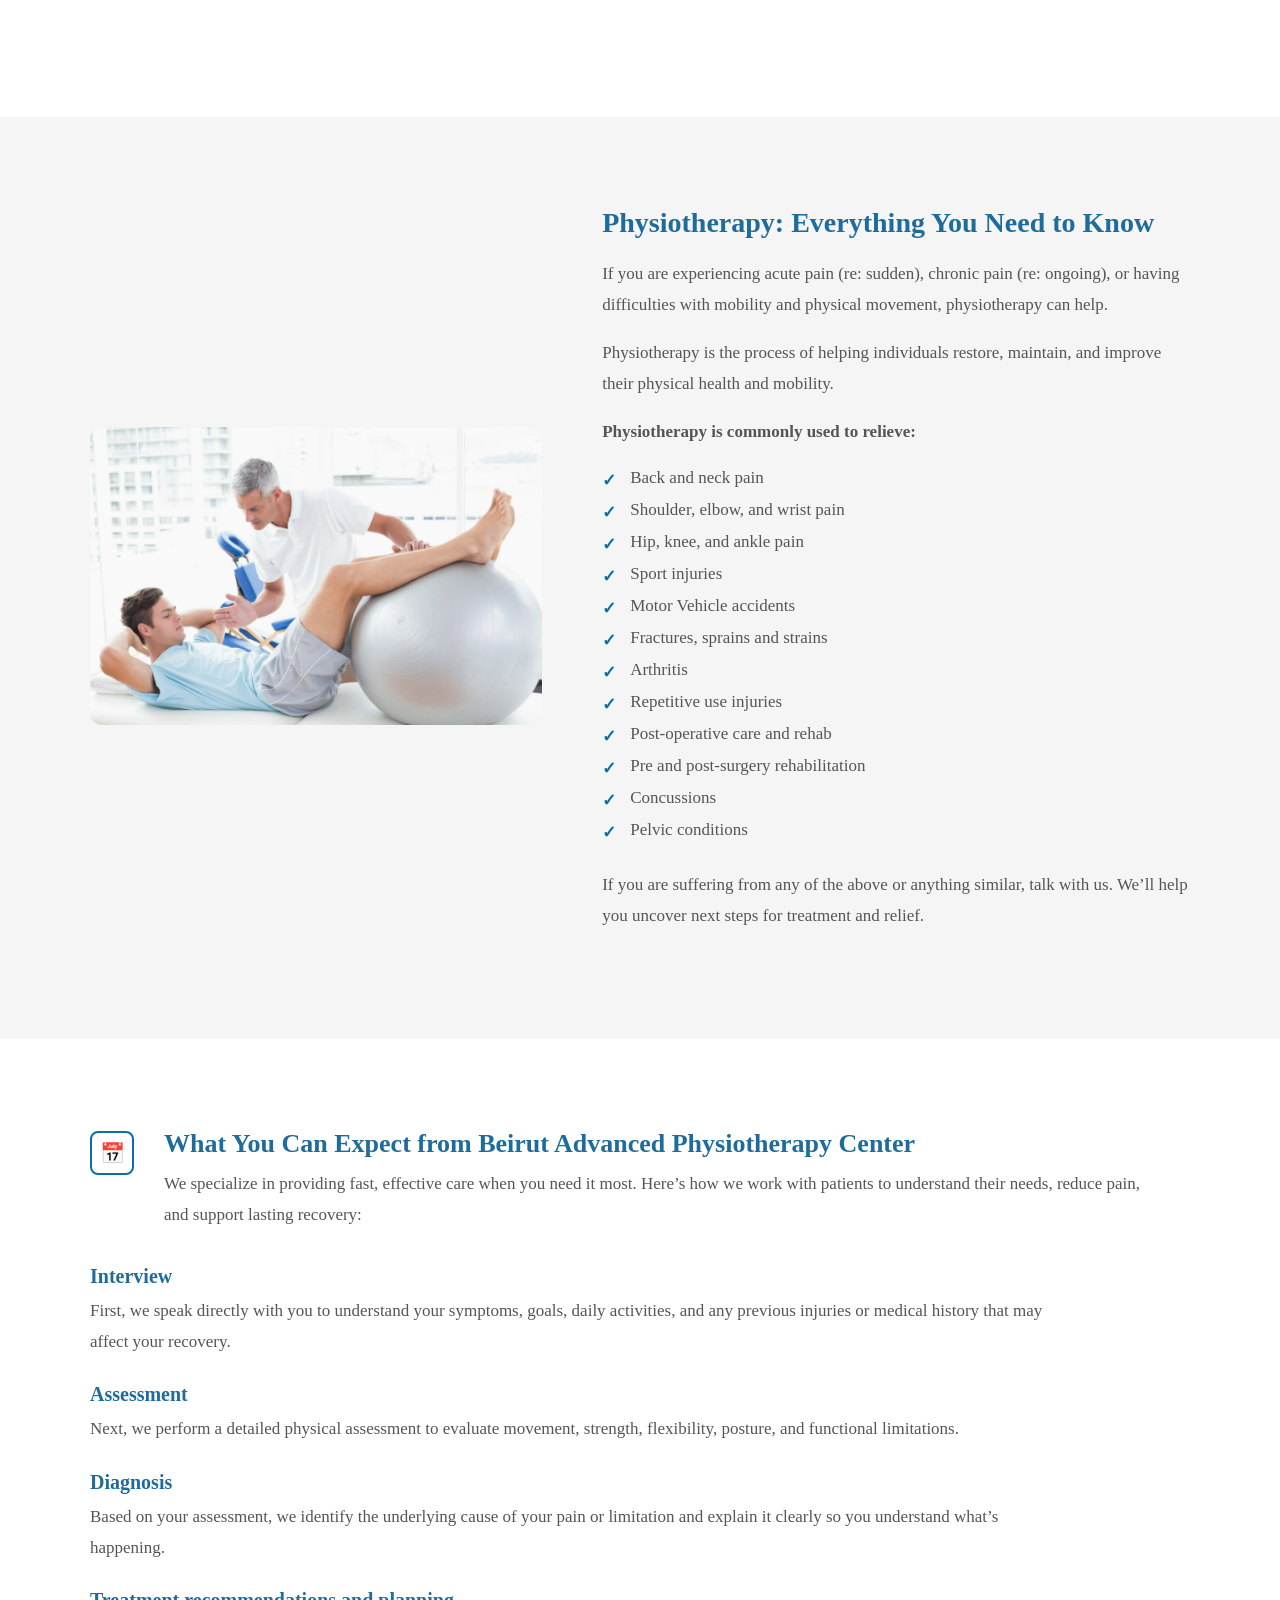
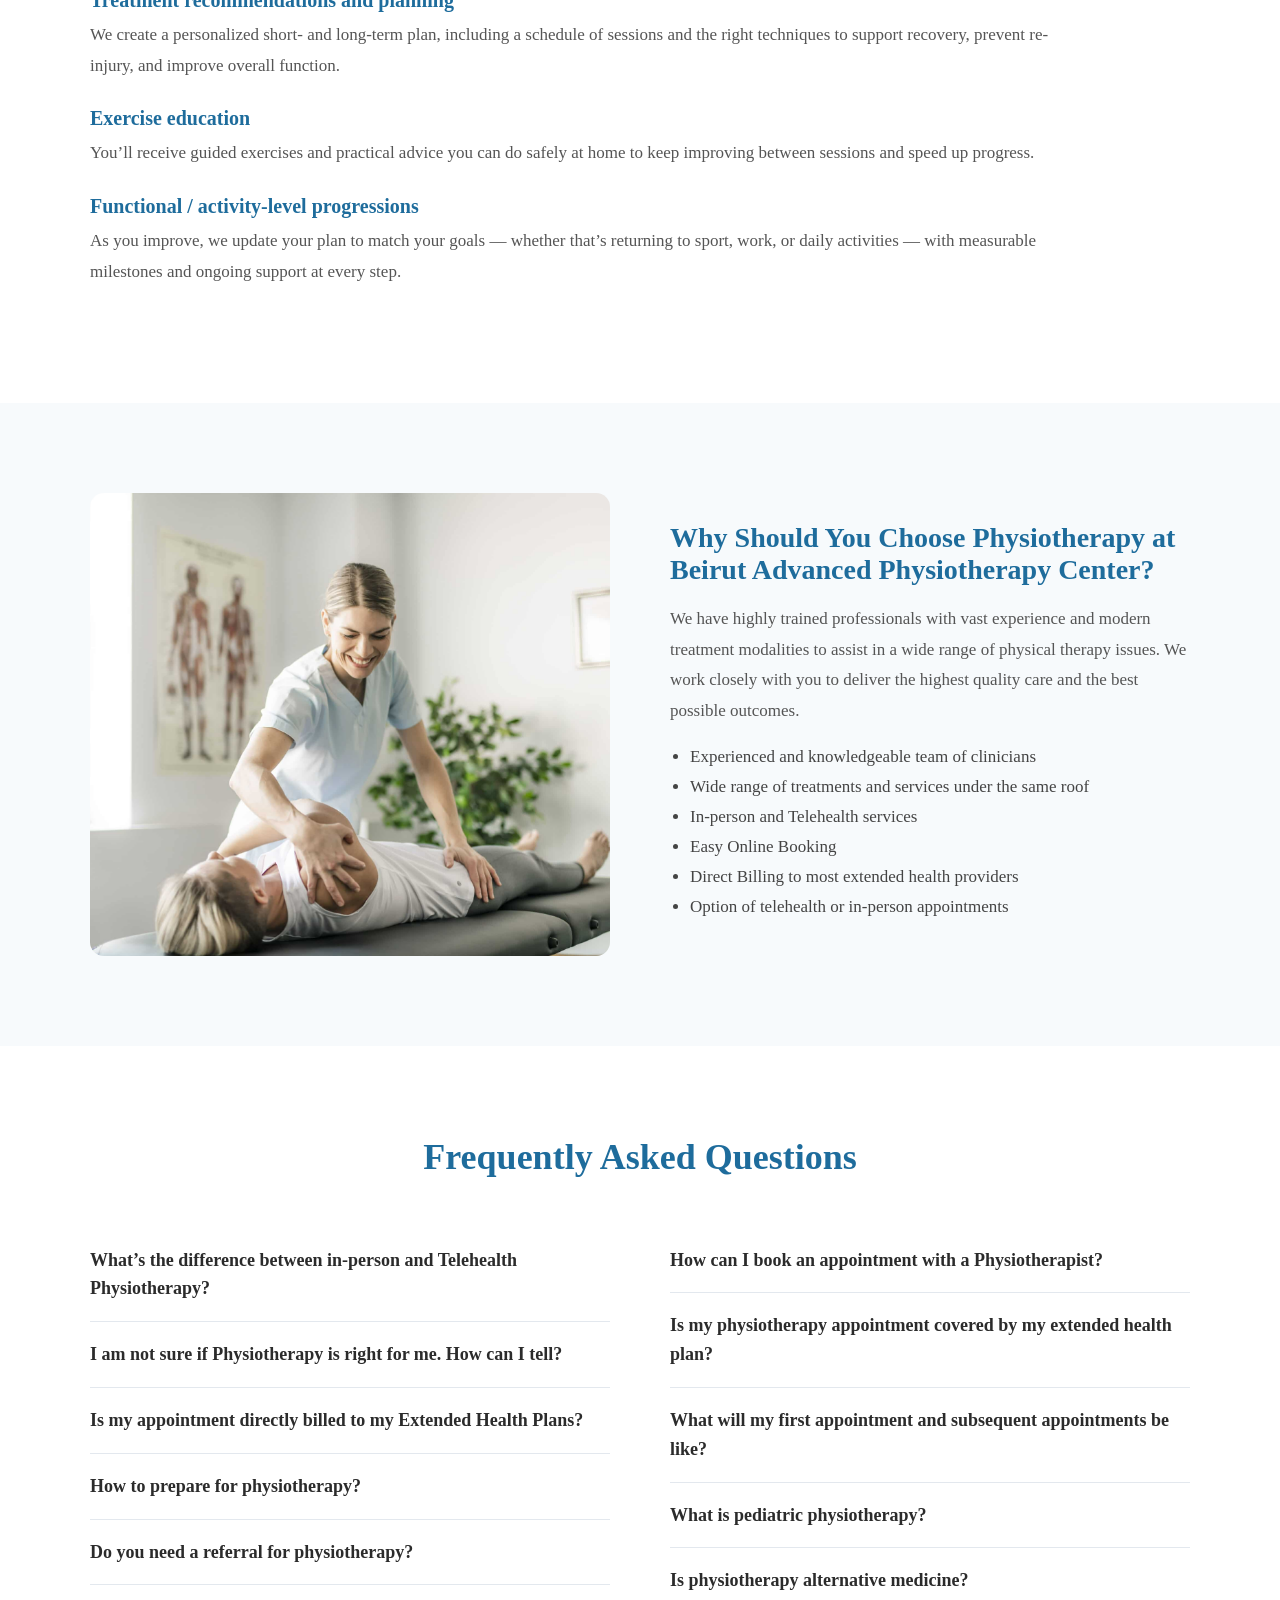
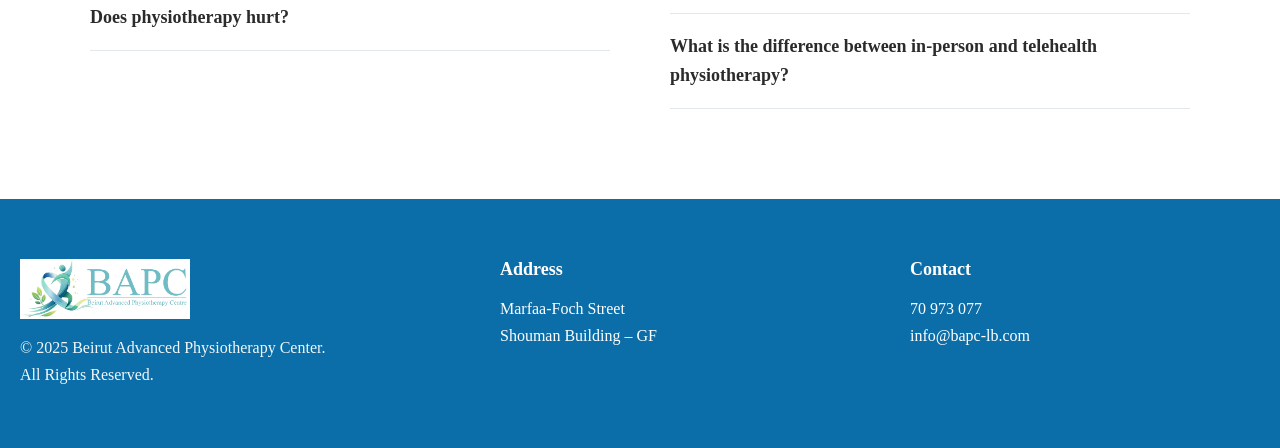
<file: physiotherapy.html>
<!doctype html>
<html lang="en">
  <head>
    <meta charset="UTF-8" />
    <meta name="viewport" content="width=device-width, initial-scale=1.0" />
    <title>Physiotherapy | Beirut Advanced Physiotherapy Center</title>

    <link rel="stylesheet" href="assets/css/style.css" />
    <link rel="icon" type="image/jpeg" href="assets/img/logo.jpeg" />
  </head>

  <body>
    <!-- ===== HEADER ===== -->
    <header class="site-header">
      <div class="header-inner">
        <a class="brand" href="index.html" aria-label="Home">
          <img
            src="assets/img/logo.jpeg"
            alt="Beirut Advanced Physiotherapy Center"
          />
        </a>

        <button
          id="hamburger"
          class="hamburger"
          type="button"
          aria-label="Open menu"
          aria-controls="mobile-menu"
          aria-expanded="false"
        >
          <span></span><span></span><span></span>
        </button>

        <nav class="main-nav" aria-label="Main Navigation">
          <ul class="nav-list">
            <li><a href="index.html#about">About</a></li>
            <li>
              <a href="physiotherapy.html" aria-current="page">Physiotherapy</a>
            </li>
            <li><a href="oncology.html">Oncology Physiotherapy</a></li>
            <li><a href="blog.html">Blog</a></li>
            <li><a href="contact.html">Contact</a></li>
          </ul>
        </nav>
      </div>

      <div id="mobile-menu" class="mobile-menu" hidden>
        <nav class="mobile-nav" aria-label="Mobile Navigation">
          <a href="index.html#about" class="m-link">About</a>
          <a href="physiotherapy.html" class="m-link">Physiotherapy</a>
          <a href="oncology.html" class="m-link">Oncology Physiotherapy</a>
          <a href="blog.html" class="m-link">Blog</a>
          <a href="contact.html" class="m-link">Contact</a>
        </nav>
      </div>
    </header>

    <!-- ===== PHYSIOTHERAPY HERO ===== -->
    <section class="physio-hero">
      <div class="physio-overlay"></div>

      <div class="physio-content">
        <h1>Physiotherapy</h1>
        <p>
          Get back to enjoying life and the activities you love with
          professional physiotherapy support.
        </p>

        <a href="contact.html" class="physio-btn">Contact Us</a>
      </div>
    </section>

    <!-- ===== PHYSIOTHERAPY DETAILS ===== -->
    <section class="physio-details">
      <div class="physio-details-container">
        <div class="physio-item">
          <div class="physio-icon">✓</div>
          <div class="physio-text">
            <h3>Physiotherapy at Beirut Advanced Physiotherapy Center</h3>
            <p>
              Get effective relief from sudden or ongoing pain with our modern
              physiotherapy treatments. Our expert team provides precise,
              personalized care designed to reduce discomfort and restore
              mobility. Everything you need for recovery — in one place.
            </p>
          </div>
        </div>

        <div class="physio-item">
          <div class="physio-icon">✓</div>
          <div class="physio-text">
            <h3>The Pinnacle of Care From a Trusted Team</h3>
            <p>
              From athletes to members of our community, patients trust our team
              to deliver lasting results. Whether your injury is recent or
              chronic, we use advanced techniques and clinical expertise to help
              you regain control over pain and improve function.
            </p>
          </div>
        </div>

        <div class="physio-item">
          <div class="physio-icon">✓</div>
          <div class="physio-text">
            <h3>A Forward-Thinking Approach to Treatment and Care</h3>
            <p>
              We combine hands-on therapy, modern rehabilitation methods, and
              evidence-based techniques to deliver efficient and effective care.
              Our approach ensures long-term recovery and improved physical
              performance.
            </p>

            <p>
              <strong>An innovative experience</strong> — Using modern equipment
              and advanced clinical methods in a professional setting.
            </p>

            <p>
              <strong>A trusted team</strong> — Licensed physiotherapists
              committed to personalized treatment plans.
            </p>

            <p>
              <strong>An all-in-one approach</strong> — Comprehensive care
              designed to ensure total relief from pain and discomfort.
            </p>

            <p>
              <strong>An accessible solution</strong> — Convenient location and
              flexible booking to support your recovery journey.
            </p>
          </div>
        </div>
      </div>
    </section>

    <!-- ===== ABOUT PHYSIOTHERAPY SECTION ===== -->
    <section class="about-physio">
      <div class="about-physio-container">
        <!-- Left Image -->
        <div class="about-physio-image">
          <img src="assets/img/physio-1.png" alt="Physiotherapy Treatment" />
        </div>

        <!-- Right Content -->
        <div class="about-physio-content">
          <h2>Physiotherapy: Everything You Need to Know</h2>

          <p>
            If you are experiencing acute pain (re: sudden), chronic pain (re:
            ongoing), or having difficulties with mobility and physical
            movement, physiotherapy can help.
          </p>

          <p>
            Physiotherapy is the process of helping individuals restore,
            maintain, and improve their physical health and mobility.
          </p>

          <p><strong>Physiotherapy is commonly used to relieve:</strong></p>

          <ul class="physio-list">
            <li>Back and neck pain</li>
            <li>Shoulder, elbow, and wrist pain</li>
            <li>Hip, knee, and ankle pain</li>
            <li>Sport injuries</li>
            <li>Motor Vehicle accidents</li>
            <li>Fractures, sprains and strains</li>
            <li>Arthritis</li>
            <li>Repetitive use injuries</li>
            <li>Post-operative care and rehab</li>
            <li>Pre and post-surgery rehabilitation</li>
            <li>Concussions</li>
            <li>Pelvic conditions</li>
          </ul>

          <p>
            If you are suffering from any of the above or anything similar, talk
            with us. We’ll help you uncover next steps for treatment and relief.
          </p>
        </div>
      </div>
    </section>

    <!-- ===== WHAT TO EXPECT ===== -->
    <section class="expect-section">
      <div class="expect-container">
        <div class="expect-head">
          <div class="expect-icon" aria-hidden="true">📅</div>
          <div>
            <h2>
              What You Can Expect from Beirut Advanced Physiotherapy Center
            </h2>
            <p>
              We specialize in providing fast, effective care when you need it
              most. Here’s how we work with patients to understand their needs,
              reduce pain, and support lasting recovery:
            </p>
          </div>
        </div>

        <div class="expect-steps">
          <div class="expect-step">
            <h3>Interview</h3>
            <p>
              First, we speak directly with you to understand your symptoms,
              goals, daily activities, and any previous injuries or medical
              history that may affect your recovery.
            </p>
          </div>

          <div class="expect-step">
            <h3>Assessment</h3>
            <p>
              Next, we perform a detailed physical assessment to evaluate
              movement, strength, flexibility, posture, and functional
              limitations.
            </p>
          </div>

          <div class="expect-step">
            <h3>Diagnosis</h3>
            <p>
              Based on your assessment, we identify the underlying cause of your
              pain or limitation and explain it clearly so you understand what’s
              happening.
            </p>
          </div>

          <div class="expect-step">
            <h3>Treatment recommendations and planning</h3>
            <p>
              We create a personalized short- and long-term plan, including a
              schedule of sessions and the right techniques to support recovery,
              prevent re-injury, and improve overall function.
            </p>
          </div>

          <div class="expect-step">
            <h3>Exercise education</h3>
            <p>
              You’ll receive guided exercises and practical advice you can do
              safely at home to keep improving between sessions and speed up
              progress.
            </p>
          </div>

          <div class="expect-step">
            <h3>Functional / activity-level progressions</h3>
            <p>
              As you improve, we update your plan to match your goals — whether
              that’s returning to sport, work, or daily activities — with
              measurable milestones and ongoing support at every step.
            </p>
          </div>
        </div>
      </div>
    </section>

    <!-- ===== WHY CHOOSE US ===== -->
    <section class="why-section">
      <div class="why-container">
        <div class="why-image">
          <img src="assets/img/physio-2.png" alt="Physiotherapy Treatment" />
        </div>

        <div class="why-content">
          <h2>
            Why Should You Choose Physiotherapy at Beirut Advanced Physiotherapy
            Center?
          </h2>

          <p>
            We have highly trained professionals with vast experience and modern
            treatment modalities to assist in a wide range of physical therapy
            issues. We work closely with you to deliver the highest quality care
            and the best possible outcomes.
          </p>

          <ul class="why-list">
            <li>Experienced and knowledgeable team of clinicians</li>
            <li>Wide range of treatments and services under the same roof</li>
            <li>In-person and Telehealth services</li>
            <li>Easy Online Booking</li>
            <li>Direct Billing to most extended health providers</li>
            <li>Option of telehealth or in-person appointments</li>
          </ul>
        </div>
      </div>
    </section>

    <!-- ===== FAQ SECTION ===== -->
    <section class="faq-section">
      <div class="faq-container">
        <h2 class="faq-title">Frequently Asked Questions</h2>

        <div class="faq-grid">
          <div class="faq-column">
            <div class="faq-item">
              <p>
                What’s the difference between in-person and Telehealth
                Physiotherapy?
              </p>
            </div>

            <div class="faq-item">
              <p>
                I am not sure if Physiotherapy is right for me. How can I tell?
              </p>
            </div>

            <div class="faq-item">
              <p>
                Is my appointment directly billed to my Extended Health Plans?
              </p>
            </div>

            <div class="faq-item">
              <p>How to prepare for physiotherapy?</p>
            </div>

            <div class="faq-item">
              <p>Do you need a referral for physiotherapy?</p>
            </div>

            <div class="faq-item">
              <p>Does physiotherapy hurt?</p>
            </div>
          </div>

          <div class="faq-column">
            <div class="faq-item">
              <p>How can I book an appointment with a Physiotherapist?</p>
            </div>

            <div class="faq-item">
              <p>
                Is my physiotherapy appointment covered by my extended health
                plan?
              </p>
            </div>

            <div class="faq-item">
              <p>
                What will my first appointment and subsequent appointments be
                like?
              </p>
            </div>

            <div class="faq-item">
              <p>What is pediatric physiotherapy?</p>
            </div>

            <div class="faq-item">
              <p>Is physiotherapy alternative medicine?</p>
            </div>

            <div class="faq-item">
              <p>
                What is the difference between in-person and telehealth
                physiotherapy?
              </p>
            </div>
          </div>
        </div>
      </div>
    </section>

    <!-- ===== FOOTER ===== -->
    <footer class="site-footer">
      <div class="footer-container">
        <div class="footer-col footer-left">
          <img
            src="assets/img/logo.jpeg"
            alt="Beirut Advanced Physiotherapy Center"
            class="footer-logo"
          />
          <p class="footer-copy">
            © 2025 Beirut Advanced Physiotherapy Center.<br />
            All Rights Reserved.
          </p>
        </div>

        <div class="footer-col footer-center">
          <h4 class="footer-title">Address</h4>
          <p>Marfaa-Foch Street<br />Shouman Building – GF</p>
        </div>

        <div class="footer-col footer-right">
          <h4 class="footer-title">Contact</h4>
          <p>
            <a href="tel:+96170973077">70 973 077</a><br />
            <a href="mailto:info@bapc-lb.com">info@bapc-lb.com</a>
          </p>
        </div>
      </div>
    </footer>

    <script src="assets/js/app.js"></script>
  </body>
</html>
</file>
<file: assets/css/style.css>
/* ===== GLOBAL RESET ===== */
* {
  margin: 0;
  padding: 0;
  box-sizing: border-box;
}

body {
  margin: 0;
}
/* ===== HEADER (sticky) ===== */
.site-header {
  position: sticky;
  top: 0;
  z-index: 9999;
  background: #fff;
  border-bottom: 1px solid #e9eef3;
}

.header-inner {
  width: min(1300px, 92%);
  margin: 0 auto;
  height: 86px;
  display: flex;
  align-items: center;
  justify-content: space-between;
  gap: 22px;
}

/* Logo */
.brand img {
  height: 56px;
  display: block;
}

/* Desktop Nav */
.main-nav {
  margin-left: auto;
}

.nav-list {
  list-style: none;
  display: flex;
  align-items: center;
  gap: 28px;
}

.nav-list a {
  text-decoration: none;
  color: #0b6ea8;
  font-weight: 700;
  font-size: 18px;
  letter-spacing: 0.2px;
  padding: 10px 0;
}

.nav-list a:hover {
  opacity: 0.85;
}

/* ===== SIMPLE 3 LINE HAMBURGER ===== */
.hamburger {
  display: none;
  width: 40px;
  height: 34px;
  border: none;
  background: transparent;
  cursor: pointer;
  padding: 0;
  flex-direction: column;
  justify-content: space-between;
}

.hamburger span {
  display: block;
  height: 3px;
  width: 100%;
  background: #0b6ea8;
  border-radius: 3px;
}

/* Mobile menu panel */
.mobile-menu {
  border-top: 1px solid #e9eef3;
  background: #fff;
}

.mobile-nav {
  width: min(1300px, 92%);
  margin: 0 auto;
  padding: 14px 0 18px;
  display: grid;
  gap: 10px;
}

.m-link {
  text-decoration: none;
  color: #0b6ea8;
  font-weight: 700;
  padding: 10px 6px;
  border-radius: 10px;
}

.m-link:hover {
  background: #f3f8fc;
}

/* ===== RESPONSIVE SWITCH ===== */
@media (max-width: 980px) {
  .main-nav {
    display: none;
  }

  .hamburger {
    display: flex;
  }

  .header-inner {
    height: 78px;
  }

  .brand img {
    height: 46px;
  }
}

/* ===== HERO (STATIC) ===== */
.hero {
  position: relative;
  width: 100%;
  height: clamp(380px, 70vh, 650px);
  overflow: hidden;
}

.hero-img {
  width: 100%;
  height: 100%;
  object-fit: cover;
  display: block;
}

.hero-overlay {
  position: absolute;
  inset: 0;
  background: rgba(0, 0, 0, 0.35);
}

.hero-content {
  position: absolute;
  left: clamp(18px, 6vw, 70px);
  top: 50%;
  transform: translateY(-50%);
  color: #fff;
  max-width: 680px;
  z-index: 2;
}

.hero-content h1 {
  font-size: clamp(28px, 4.2vw, 56px);
  line-height: 1.1;
  font-weight: 800;
  margin: 0 0 14px;
}

.hero-content p {
  font-size: clamp(14px, 1.6vw, 18px);
  line-height: 1.7;
  margin: 0 0 22px;
  max-width: 560px;
}

/* Mobile tweaks */
@media (max-width: 680px) {
  .hero-content {
    max-width: 92%;
  }
}

/* ===== WHO WE ARE SECTION ===== */
.about-section {
  background: #f5f5f5;
  padding: 80px 20px;
}

.about-container {
  width: min(1100px, 92%);
  margin: 0 auto;
}

.about-heading {
  display: flex;
  align-items: center;
  gap: 16px;
  margin-bottom: 30px;
}

.about-line {
  width: 4px;
  height: 38px;
  background: #1e6c9c;
}

.about-heading h2 {
  font-size: 32px;
  font-weight: 700;
  font-style: italic;
  color: #1e6c9c;
  margin: 0;
}

.about-text p {
  font-size: 18px;
  line-height: 1.8;
  color: #555;
  margin-bottom: 20px;
}

/* ===== Header Shadow on Scroll ===== */
.site-header.scrolled {
  box-shadow: 0 8px 25px rgba(0, 0, 0, 0.08);
  transition: box-shadow 0.3s ease;
}

/* ===== WHAT WE DO SECTION ===== */
.what-section {
  background: #ffffff;
  padding: 80px 20px;
}

.what-container {
  width: min(1100px, 92%);
  margin: 0 auto;
}

.what-title {
  font-size: 32px;
  font-weight: 700;
  color: #1e6c9c;
  margin-bottom: 30px;
}

.what-text p {
  font-size: 18px;
  line-height: 1.8;
  color: #555;
  margin-bottom: 20px;
}

.what-text a {
  color: #1e6c9c;
  font-weight: 600;
  text-decoration: none;
}

.what-text a:hover {
  text-decoration: underline;
}

/* ===== PURPOSE / MISSION / VALUES ===== */
.values-section {
  background: #f5f5f5;
  padding: 80px 20px;
}

.values-container {
  width: min(1100px, 92%);
  margin: 0 auto;
}

.value-block {
  margin-bottom: 50px;
}

.green-title {
  color: #79b300;
  font-size: 28px;
  font-weight: 700;
  margin-bottom: 15px;
}

.value-text {
  font-size: 18px;
  color: #555;
  line-height: 1.7;
}

/* Accordion */
.accordion-item {
  border-top: 1px solid #ddd;
}

.accordion-header {
  width: 100%;
  background: transparent;
  border: none;
  padding: 18px 0;
  font-size: 20px;
  font-weight: 600;
  color: #1e6c9c;
  text-align: left;
  display: flex;
  justify-content: space-between;
  align-items: center;
  cursor: pointer;
}

.accordion-content {
  display: none;
  padding-bottom: 20px;
}

.accordion-content p {
  font-size: 16px;
  color: #555;
  line-height: 1.6;
}

.plus {
  font-size: 24px;
  color: #1e6c9c;
}

/* ===== FOOTER ===== */
.site-footer {
  background: #0b6ea8;
  color: #fff;
  padding: 60px 20px;
}

.footer-container {
  max-width: 1300px;
  margin: 0 auto;

  display: grid;
  grid-template-columns: 1.2fr 1fr 1fr; /* left a bit wider */
  align-items: start;
  gap: 60px;
}

/* Left column */
.footer-left {
  text-align: left;
}

.footer-logo {
  height: 60px;
  margin-bottom: 15px;
  display: block;
}

.footer-copy {
  font-size: 14px;
  line-height: 1.6;
  opacity: 0.95;
}

/* Titles + text */
.footer-title {
  font-size: 18px;
  font-weight: 700;
  margin-bottom: 15px;
}

.footer-col p {
  font-size: 16px;
  line-height: 1.7;
  margin: 0;
}

.footer-col a {
  color: #fff;
  text-decoration: none;
}

.footer-col a:hover {
  text-decoration: underline;
}

/* ===== MOBILE: CENTER EVERYTHING ===== */
@media (max-width: 900px) {
  .footer-container {
    grid-template-columns: 1fr; /* stack */
    gap: 30px;
    text-align: center;
    justify-items: center; /* center items in grid */
  }

  .footer-left,
  .footer-center,
  .footer-right {
    text-align: center;
  }

  .footer-logo {
    margin: 0 auto 15px;
  }
}

/* ===== CONTACT PAGE ===== */
.contact-page {
  background: #ffffff;
  padding: 70px 20px;
}

.contact-container {
  width: min(1100px, 92%);
  margin: 0 auto;
}

.contact-heading {
  display: flex;
  align-items: center;
  gap: 14px;
  margin-bottom: 28px;
}

.contact-line {
  width: 4px;
  height: 38px;
  background: #1e6c9c;
}

.contact-heading h1 {
  font-size: 34px;
  font-weight: 800;
  color: #1e6c9c;
  margin: 0;
}

.contact-cards {
  display: grid;
  grid-template-columns: repeat(3, 1fr);
  gap: 18px;
  margin-bottom: 40px;
}

.contact-card {
  border: 1px solid #e9eef3;
  border-radius: 12px;
  padding: 18px;
  background: #fff;
}

.contact-card h3 {
  margin: 0 0 10px;
  color: #0b6ea8;
  font-size: 18px;
}

.contact-card p {
  margin: 0;
  color: #555;
  line-height: 1.7;
  font-size: 16px;
}

.contact-card a {
  color: #0b6ea8;
  text-decoration: none;
  font-weight: 700;
}

.contact-card a:hover {
  text-decoration: underline;
}

.muted {
  opacity: 0.8;
}

/* Inquiry form */
.inquiry-wrap {
  border: 1px solid #e9eef3;
  border-radius: 14px;
  padding: 22px;
  background: #f7fafc;
}

.inquiry-title {
  margin: 0 0 16px;
  color: #1e6c9c;
  font-size: 26px;
  font-weight: 800;
}

.inquiry-form .field {
  display: grid;
  gap: 8px;
  margin-bottom: 14px;
}

.inquiry-form label {
  font-weight: 700;
  color: #2b2b2b;
}

.inquiry-form input,
.inquiry-form textarea {
  border: 1px solid #dfe7ef;
  border-radius: 10px;
  padding: 12px 12px;
  font-size: 16px;
  outline: none;
}

.inquiry-form input:focus,
.inquiry-form textarea:focus {
  border-color: #0b6ea8;
}

.form-grid {
  display: grid;
  grid-template-columns: repeat(2, 1fr);
  gap: 14px;
}

.form-actions {
  display: flex;
  align-items: center;
  gap: 12px;
  margin-top: 10px;
}

.submit-btn {
  background: #79b300;
  color: #fff;
  border: none;
  border-radius: 10px;
  padding: 12px 18px;
  font-weight: 800;
  cursor: pointer;
}

.submit-btn:hover {
  opacity: 0.93;
}

/* Success popup */
.form-success {
  display: inline-flex;
  align-items: center;
  gap: 8px;
  background: #e9f7e6;
  color: #1b6b1b;
  border: 1px solid #bfe7bf;
  border-radius: 10px;
  padding: 10px 12px;
  font-weight: 700;
}

.form-success .check {
  width: 22px;
  height: 22px;
  border-radius: 50%;
  display: inline-grid;
  place-items: center;
  background: #2aa52a;
  color: #fff;
  font-weight: 900;
}

/* Small note */
.form-note {
  margin-top: 12px;
  color: #666;
  font-size: 14px;
  line-height: 1.6;
}

@media (max-width: 900px) {
  .contact-cards {
    grid-template-columns: 1fr;
  }
  .form-grid {
    grid-template-columns: 1fr;
  }
  .form-actions {
    flex-direction: column;
    align-items: flex-start;
  }
}

[hidden] {
  display: none !important;
}

/* ===== PHYSIOTHERAPY HERO ===== */
.physio-hero {
  position: relative;
  width: 100%;
  height: 85vh;
  min-height: 500px;

  background: url("../img/physiotherapy.jpeg") center/cover no-repeat;
  display: flex;
  align-items: center;
  justify-content: center;
  text-align: center;
}

.physio-overlay {
  position: absolute;
  inset: 0;
  background: rgba(0, 0, 0, 0.45);
}

.physio-content {
  position: relative;
  z-index: 2;
  color: #fff;
  max-width: 800px;
  padding: 0 20px;
}

.physio-content h1 {
  font-size: clamp(36px, 5vw, 64px);
  font-weight: 900;
  margin-bottom: 20px;
}

.physio-content p {
  font-size: clamp(16px, 2vw, 22px);
  line-height: 1.6;
  margin-bottom: 35px;
}

.physio-btn {
  display: inline-block;
  background: #ffffff;
  color: #0b6ea8;
  text-decoration: none;
  font-weight: 800;
  padding: 14px 28px;
  border-radius: 8px;
  font-size: 18px;
  transition: 0.3s ease;
}

.physio-btn:hover {
  background: #79b300;
  color: #fff;
}

/* ===== PHYSIOTHERAPY DETAILS ===== */
.physio-details {
  background: #ffffff;
  padding: 80px 20px;
}

.physio-details-container {
  width: min(1100px, 92%);
  margin: 0 auto;
}

.physio-item {
  display: flex;
  align-items: flex-start;
  gap: 20px;
  margin-bottom: 60px;
}

.physio-icon {
  flex-shrink: 0;
  width: 36px;
  height: 36px;
  background: #0b6ea8;
  color: #fff;
  border-radius: 50%;
  display: flex;
  align-items: center;
  justify-content: center;
  font-weight: 900;
  font-size: 18px;
  margin-top: 5px;
}

.physio-text h3 {
  color: #1e6c9c;
  font-size: 22px;
  margin-bottom: 12px;
}

.physio-text p {
  font-size: 17px;
  line-height: 1.8;
  color: #555;
  margin-bottom: 15px;
}

/* Mobile */
@media (max-width: 768px) {
  .physio-item {
    flex-direction: column;
  }

  .physio-icon {
    margin-bottom: 10px;
  }
}

/* ===== ABOUT PHYSIOTHERAPY ===== */
.about-physio {
  background: #f5f5f5;
  padding: 90px 20px;
}

.about-physio-container {
  width: min(1100px, 92%);
  margin: 0 auto;
  display: grid;
  grid-template-columns: 1fr 1.3fr;
  gap: 60px;
  align-items: center;
}

.about-physio-image img {
  width: 100%;
  border-radius: 12px;
}

.about-physio-content h2 {
  color: #1e6c9c;
  font-size: 28px;
  margin-bottom: 20px;
}

.about-physio-content p {
  font-size: 17px;
  line-height: 1.8;
  color: #555;
  margin-bottom: 18px;
}

/* Check list */
.physio-list {
  list-style: none;
  padding: 0;
  margin: 20px 0 30px;
}

.physio-list li {
  position: relative;
  padding-left: 28px;
  margin-bottom: 12px;
  font-size: 17px;
  color: #555;
}

.physio-list li::before {
  content: "✓";
  position: absolute;
  left: 0;
  top: 2px;
  color: #0b6ea8;
  font-weight: 900;
}

/* Responsive */
@media (max-width: 900px) {
  .about-physio-container {
    grid-template-columns: 1fr;
  }
}

/* ===== WHAT TO EXPECT SECTION ===== */
.expect-section {
  background: #fff;
  padding: 90px 20px;
}

.expect-container {
  width: min(1100px, 92%);
  margin: 0 auto;
}

.expect-head {
  display: grid;
  grid-template-columns: 56px 1fr;
  gap: 18px;
  align-items: start;
  margin-bottom: 35px;
}

.expect-icon {
  width: 44px;
  height: 44px;
  border: 2px solid #0b6ea8;
  color: #0b6ea8;
  border-radius: 8px;
  display: grid;
  place-items: center;
  font-size: 20px;
  margin-top: 2px;
}

.expect-head h2 {
  margin: 0 0 10px;
  color: #1e6c9c;
  font-size: 26px;
  font-weight: 800;
}

.expect-head p {
  margin: 0;
  color: #555;
  font-size: 17px;
  line-height: 1.8;
  max-width: 980px;
}

/* Steps */
.expect-step {
  margin: 0 0 26px;
}

.expect-step h3 {
  margin: 0 0 8px;
  color: #1e6c9c;
  font-size: 20px;
  font-weight: 800;
}

.expect-step p {
  margin: 0;
  color: #555;
  font-size: 17px;
  line-height: 1.8;
  max-width: 980px;
}

/* Mobile */
@media (max-width: 768px) {
  .expect-head {
    grid-template-columns: 1fr;
  }
  .expect-icon {
    margin-bottom: 8px;
  }
}

/* ===== WHY CHOOSE SECTION ===== */
.why-section {
  background: #f7fafc;
  padding: 90px 20px;
}

.why-container {
  width: min(1100px, 92%);
  margin: 0 auto;
  display: grid;
  grid-template-columns: 1fr 1fr;
  gap: 60px;
  align-items: center;
}

.why-image img {
  width: 100%;
  border-radius: 14px;
  display: block;
}

.why-content h2 {
  color: #1e6c9c;
  font-size: 28px;
  font-weight: 800;
  margin-bottom: 18px;
}

.why-content p {
  color: #555;
  font-size: 17px;
  line-height: 1.8;
  margin-bottom: 20px;
}

.why-list {
  padding-left: 20px;
  margin: 0;
}

.why-list li {
  margin-bottom: 10px;
  font-size: 17px;
  color: #444;
}

/* Responsive */
@media (max-width: 900px) {
  .why-container {
    grid-template-columns: 1fr;
    gap: 40px;
  }
}

/* ===== FAQ SECTION ===== */
.faq-section {
  background: #ffffff;
  padding: 90px 20px;
}

.faq-container {
  width: min(1100px, 92%);
  margin: 0 auto;
}

.faq-title {
  text-align: center;
  color: #1e6c9c;
  font-size: 36px;
  font-weight: 800;
  margin-bottom: 50px;
}

.faq-grid {
  display: grid;
  grid-template-columns: 1fr 1fr;
  gap: 60px;
}

.faq-item {
  padding: 18px 0;
  border-bottom: 1px solid #e3e8ee;
}

.faq-item p {
  margin: 0;
  font-size: 18px;
  font-weight: 600;
  color: #2b2b2b;
  line-height: 1.6;
}

/* Mobile */
@media (max-width: 900px) {
  .faq-grid {
    grid-template-columns: 1fr;
    gap: 0;
  }
}

/* ===== SERVICES OVERVIEW ===== */
.services-overview {
  background: #ffffff;
  padding: 90px 20px;
}

.services-container {
  width: min(1100px, 92%);
  margin: 0 auto;
}

.service-block {
  margin-bottom: 70px;
}

.service-block h2 {
  color: #1e6c9c;
  font-size: 30px;
  font-weight: 800;
  margin-bottom: 18px;
}

.service-block h3 {
  color: #0b6ea8;
  font-size: 20px;
  font-weight: 700;
  margin: 25px 0 12px;
}

.service-block p {
  color: #555;
  font-size: 17px;
  line-height: 1.8;
  margin-bottom: 16px;
}

.service-block ul {
  padding-left: 20px;
  margin-bottom: 20px;
}

.service-block li {
  margin-bottom: 10px;
  font-size: 16.5px;
  line-height: 1.7;
  color: #444;
}

/* ===== ONCOLOGY HERO ===== */
.onc-hero {
  position: relative;
  width: 100%;
  height: clamp(380px, 70vh, 650px);
  overflow: hidden;
}

.onc-hero-img {
  width: 100%;
  height: 100%;
  object-fit: cover;
  display: block;
}

.onc-hero-overlay {
  position: absolute;
  inset: 0;
  background: rgba(0, 0, 0, 0.35);
}

.onc-hero-content {
  position: absolute;
  inset: 0;
  display: grid;
  place-items: center;
  text-align: center;
  padding: 0 20px;
  z-index: 2;
  color: #fff;
}

.onc-hero-content h1 {
  font-size: clamp(30px, 4.5vw, 58px);
  font-weight: 800;
  line-height: 1.1;
  margin: 0 0 16px;
}

.onc-hero-content p {
  font-size: clamp(14px, 1.6vw, 18px);
  line-height: 1.8;
  margin: 0 0 26px;
  max-width: 760px;
}

.onc-hero-btn {
  display: inline-block;
  background: #ffffff;
  color: #0b6ea8;
  text-decoration: none;
  font-weight: 800;
  padding: 14px 26px;
  border-radius: 10px;
  border: 2px solid rgba(255, 255, 255, 0.85);
}

.onc-hero-btn:hover {
  opacity: 0.92;
}

/* ===== ONCOLOGY SERVICES SECTION ===== */
.onc-services-section {
  background: #ffffff;
  padding: 90px 20px;
}

.onc-services-container {
  width: min(1100px, 92%);
  margin: 0 auto;
}

.onc-services-section h2 {
  color: #1e6c9c;
  font-size: 30px;
  font-weight: 800;
  margin-bottom: 20px;
}

.onc-services-section p {
  font-size: 17px;
  line-height: 1.8;
  color: #555;
  margin-bottom: 18px;
}

.onc-services-list {
  padding-left: 20px;
  margin-bottom: 25px;
}

.onc-services-list li {
  margin-bottom: 14px;
  font-size: 16.5px;
  line-height: 1.7;
  color: #444;
}

/* ===== ONCOLOGY ABOUT SECTION (2 columns) ===== */
.onc-about {
  background: #fff;
  padding: 90px 20px;
}

.onc-about-container {
  width: min(1200px, 92%);
  margin: 0 auto;
  display: grid;
  grid-template-columns: 1.05fr 1.35fr;
  gap: 70px;
  align-items: start;
}

.onc-about-title {
  font-size: 34px;
  font-weight: 800;
  color: #1e6c9c;
  margin: 0 0 14px;
  line-height: 1.2;
}

.onc-green-line {
  width: 60px;
  height: 3px;
  background: #79b300;
  margin-bottom: 22px;
}

.onc-about-img {
  width: 100%;
  border-radius: 8px;
  display: block;
  object-fit: cover;
  margin-bottom: 22px;
}

/* Button like reference */
.onc-cta {
  display: inline-block;
  background: #0b6ea8;
  color: #fff;
  text-decoration: none;
  font-weight: 800;
  padding: 14px 28px;
  border-radius: 8px;
}

.onc-cta:hover {
  opacity: 0.92;
}

/* Right content */
.onc-p {
  font-size: 17px;
  line-height: 1.85;
  color: #555;
  margin: 0 0 24px;
}

.onc-subtitle {
  color: #1e6c9c;
  font-size: 20px;
  font-weight: 800;
  margin: 0 0 12px;
}

.onc-subtitle.big-gap {
  margin-top: 30px;
}

.onc-bullets {
  padding-left: 22px;
  margin: 0 0 28px;
}

.onc-bullets li {
  margin-bottom: 10px;
  color: #555;
  font-size: 16.5px;
  line-height: 1.75;
}

/* Mobile */
@media (max-width: 980px) {
  .onc-about-container {
    grid-template-columns: 1fr;
    gap: 40px;
  }

  .onc-cta {
    width: fit-content;
  }
}

/* ===== WHY CHOOSE ONCOLOGY SECTION ===== */
.onc-why {
  background: #f4f7f9;
  padding: 90px 20px;
}

.onc-why-container {
  width: min(1100px, 92%);
  margin: 0 auto;
}

.onc-why-head {
  display: flex;
  align-items: center;
  gap: 16px;
  margin-bottom: 20px;
}

.onc-why-icon {
  width: 40px;
  height: 40px;
  background: #1e6c9c;
  color: #fff;
  border-radius: 50%;
  display: grid;
  place-items: center;
  font-weight: 900;
  font-size: 18px;
}

.onc-why-head h2 {
  color: #1e6c9c;
  font-size: 26px;
  font-weight: 800;
  margin: 0;
}

.onc-why-text {
  font-size: 17px;
  line-height: 1.8;
  color: #555;
  margin-bottom: 25px;
  max-width: 900px;
}

.onc-why-list {
  padding-left: 20px;
  margin: 0;
}

.onc-why-list li {
  margin-bottom: 10px;
  font-size: 16.5px;
  line-height: 1.7;
  color: #444;
}

/* Mobile */
@media (max-width: 768px) {
  .onc-why-head {
    flex-direction: column;
    align-items: flex-start;
  }
}

/* ===== ONCOLOGY FAQ SECTION ===== */
.onc-faq {
  background: #f4f7f9;
  padding: 90px 20px;
}

.onc-faq-container {
  width: min(1100px, 92%);
  margin: 0 auto;
}

.onc-faq-title {
  text-align: center;
  color: #1e6c9c;
  font-size: 36px;
  font-weight: 800;
  margin: 0 0 55px;
}

.onc-faq-grid {
  display: grid;
  grid-template-columns: 1fr 1fr;
  gap: 50px;
  align-items: start;
}

/* each item */
.onc-faq-item {
  border-top: 1px solid #cfd8df;
  padding-top: 18px;
}

/* question row */
.onc-faq-q {
  width: 100%;
  background: transparent;
  border: none;
  padding: 0 0 14px;
  display: flex;
  justify-content: space-between;
  align-items: flex-start;
  gap: 18px;
  cursor: default; /* static like your screenshot */
  text-align: left;
}

.onc-faq-q span:first-child {
  font-size: 18px;
  font-weight: 800;
  color: #3a3a3a;
  line-height: 1.5;
}

.onc-faq-icon {
  font-size: 26px;
  font-weight: 700;
  color: #444;
  line-height: 1;
  transform: translateY(-2px);
}

/* answer text */
.onc-faq-a {
  padding-top: 10px;
}

.onc-faq-a p {
  margin: 0 0 14px;
  color: #666;
  line-height: 1.8;
  font-size: 16.5px;
}

/* bottom button */
.onc-faq-cta {
  display: flex;
  justify-content: center;
  margin-top: 55px;
}

.onc-faq-btn {
  background: #0b6ea8;
  color: #fff;
  text-decoration: none;
  font-weight: 800;
  padding: 16px 34px;
  border-radius: 8px;
  letter-spacing: 0.2px;
}

.onc-faq-btn:hover {
  opacity: 0.92;
}

/* Mobile */
@media (max-width: 900px) {
  .onc-faq-grid {
    grid-template-columns: 1fr;
    gap: 30px;
  }

  .onc-faq-title {
    font-size: 30px;
  }
}

/* ===== CORE VALUES ===== */

.core-values-banner {
  position: relative;
  width: 100%;
  min-height: 520px;
  display: flex;
  align-items: center;
  overflow: hidden;
}

.core-values-img {
  position: absolute;
  inset: 0;
  width: 100%;
  height: 100%;
  object-fit: cover;
}

.core-values-overlay {
  position: absolute;
  inset: 0;
  background: rgba(0, 0, 0, 0.45);
}

.core-values-content {
  position: relative;
  z-index: 2;
  width: min(1100px, 92%);
  margin: 0 auto;
  color: #fff;
  padding: 80px 0;
}

.core-values-content h2 {
  font-size: 36px;
  font-weight: 800;
  margin-bottom: 30px;
}

/* Remove default bullets */
.core-values-list {
  list-style: none;
  padding: 0;
  margin: 0;
}

.core-values-list li {
  display: flex;
  align-items: center;
  gap: 18px;
  font-size: 20px;
  margin-bottom: 24px;
  font-weight: 500;
}

.cv-check {
  color: #8bc34a; /* green like screenshot */
  font-size: 22px;
  font-weight: 700;
}

.page-hero {
  background: #f5f5f5;
  padding: 90px 20px;
  text-align: center;
}

.page-hero-inner {
  width: min(1100px, 92%);
  margin: 0 auto;
}

.page-hero h1 {
  font-size: 40px;
  color: #1e6c9c;
  margin-bottom: 12px;
}

.page-hero p {
  font-size: 18px;
  color: #555;
}

/* ===== BLOG GRID ===== */

.blog-section {
  background: #f5f7fa;
  padding: 80px 20px;
}

.blog-container {
  width: min(1200px, 92%);
  margin: 0 auto;
}

.blog-grid {
  display: grid;
  grid-template-columns: repeat(2, 1fr);
  gap: 28px;
}

.blog-card {
  background: #fff;
  border-radius: 12px;
  overflow: hidden;
  box-shadow: 0 10px 25px rgba(0, 0, 0, 0.08);
  transition: 0.3s ease;
}

.blog-card:hover {
  transform: translateY(-3px);
  box-shadow: 0 15px 30px rgba(0, 0, 0, 0.12);
}

.blog-card-link {
  text-decoration: none;
  color: inherit;
  display: block;
}

.blog-card-img {
  height: 250px;
}

.blog-card-img img {
  width: 100%;
  height: 100%;
  object-fit: cover;
}

.blog-card-body {
  padding: 20px;
}

.blog-date {
  font-size: 14px;
  color: #777;
  margin-bottom: 8px;
}

.blog-title {
  font-size: 22px;
  font-weight: 800;
  color: #0b6ea8;
  margin-bottom: 12px;
}

.blog-excerpt {
  font-size: 16px;
  color: #555;
  line-height: 1.6;
}

/* Responsive */
@media (max-width: 900px) {
  .blog-grid {
    grid-template-columns: 1fr;
  }
}
</file>
